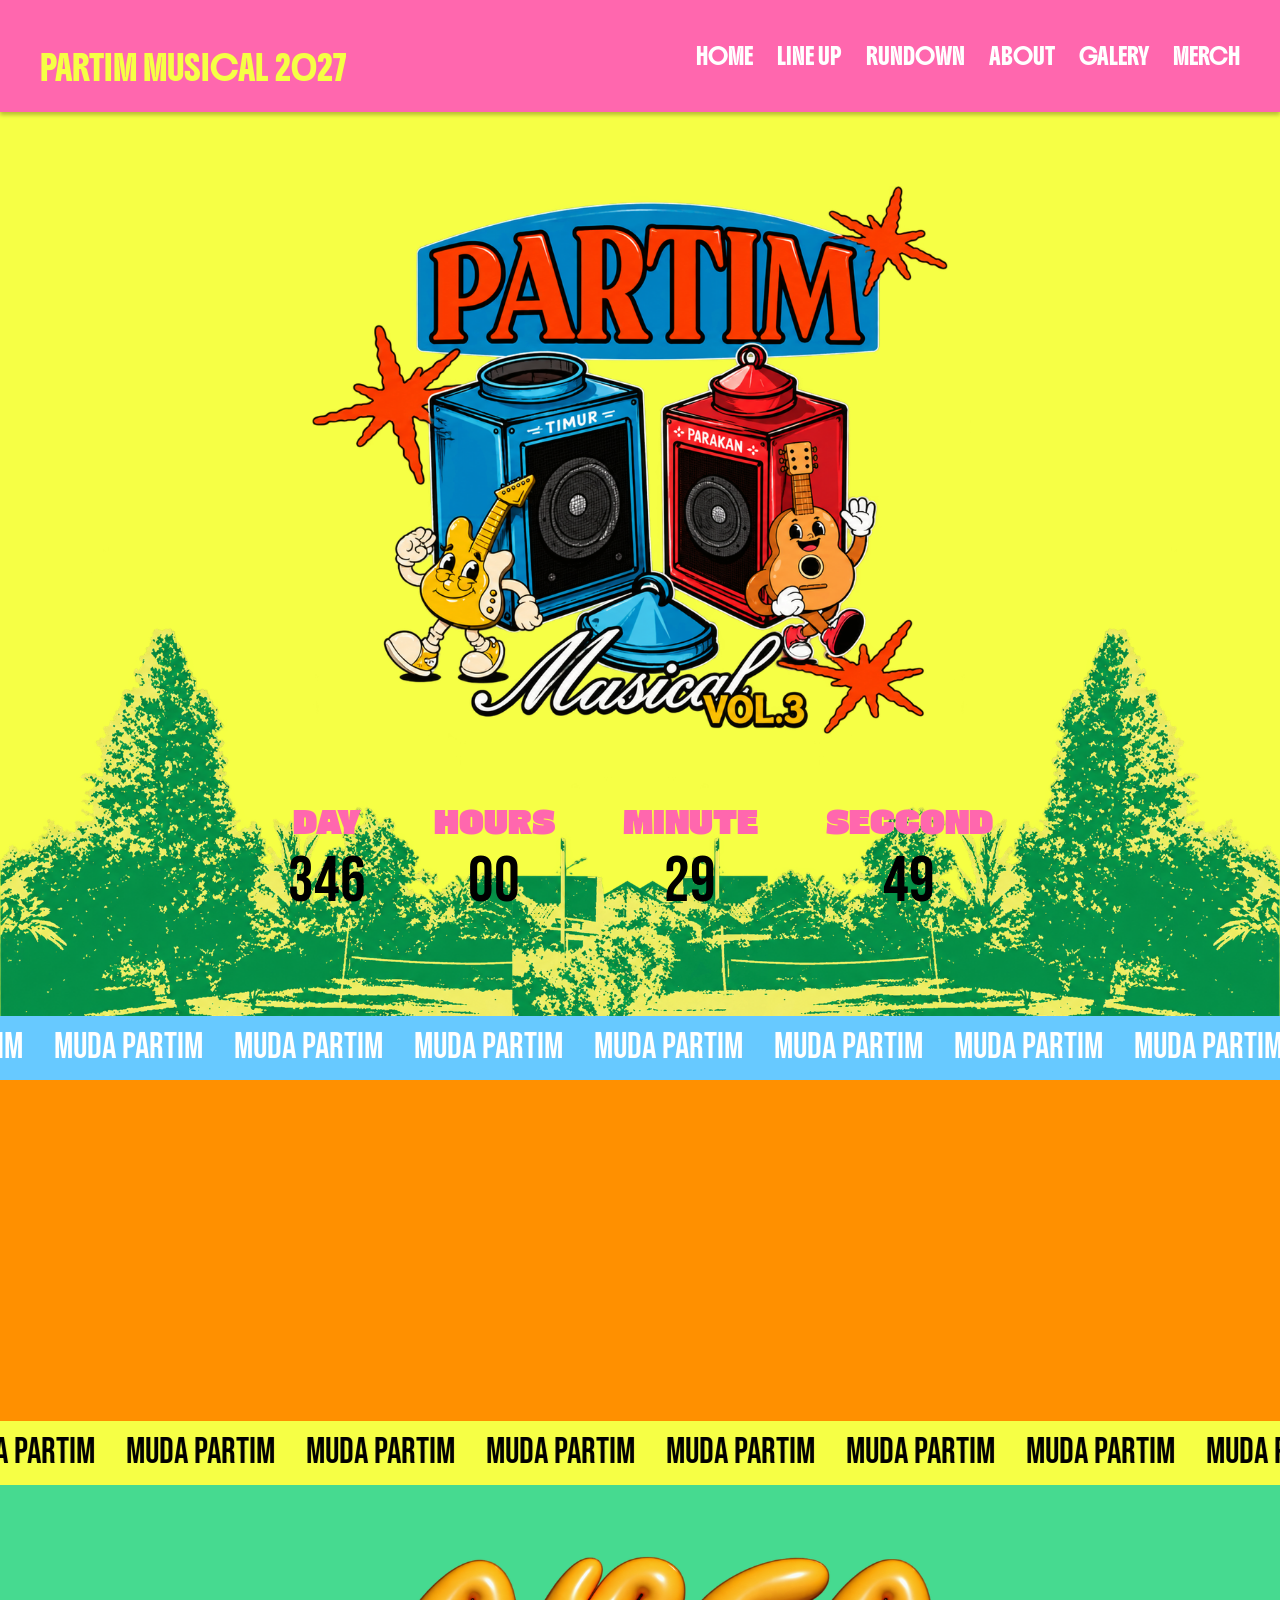
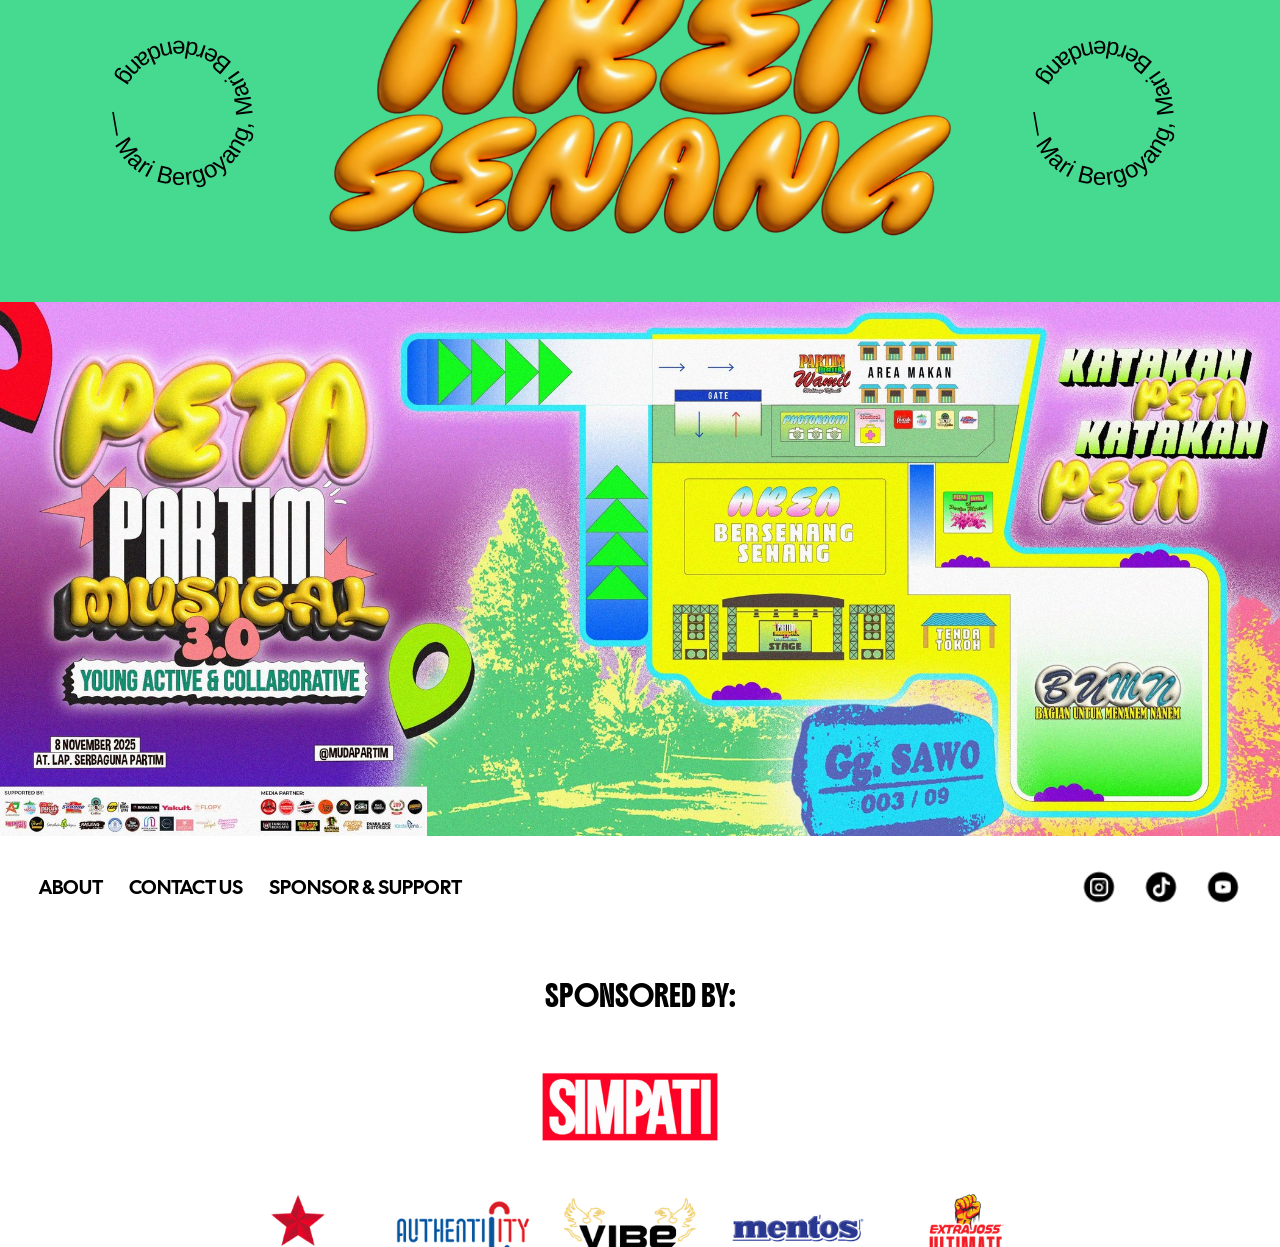
<file: index.html>
<!DOCTYPE html>
<html lang="id">
<head>
  <meta charset="UTF-8">
  <meta name="viewport" content="width=device-width, initial-scale=1">
  <meta http-equiv="refresh" content="0; url=Adi-Home/index.html">
  <title>PARTIM MUSICAL</title>
</head>
<body>
  <p>Mengalihkan ke <a href="Adi-Home/index.html">halaman utama</a>...</p>
</body>
</html>
</file>
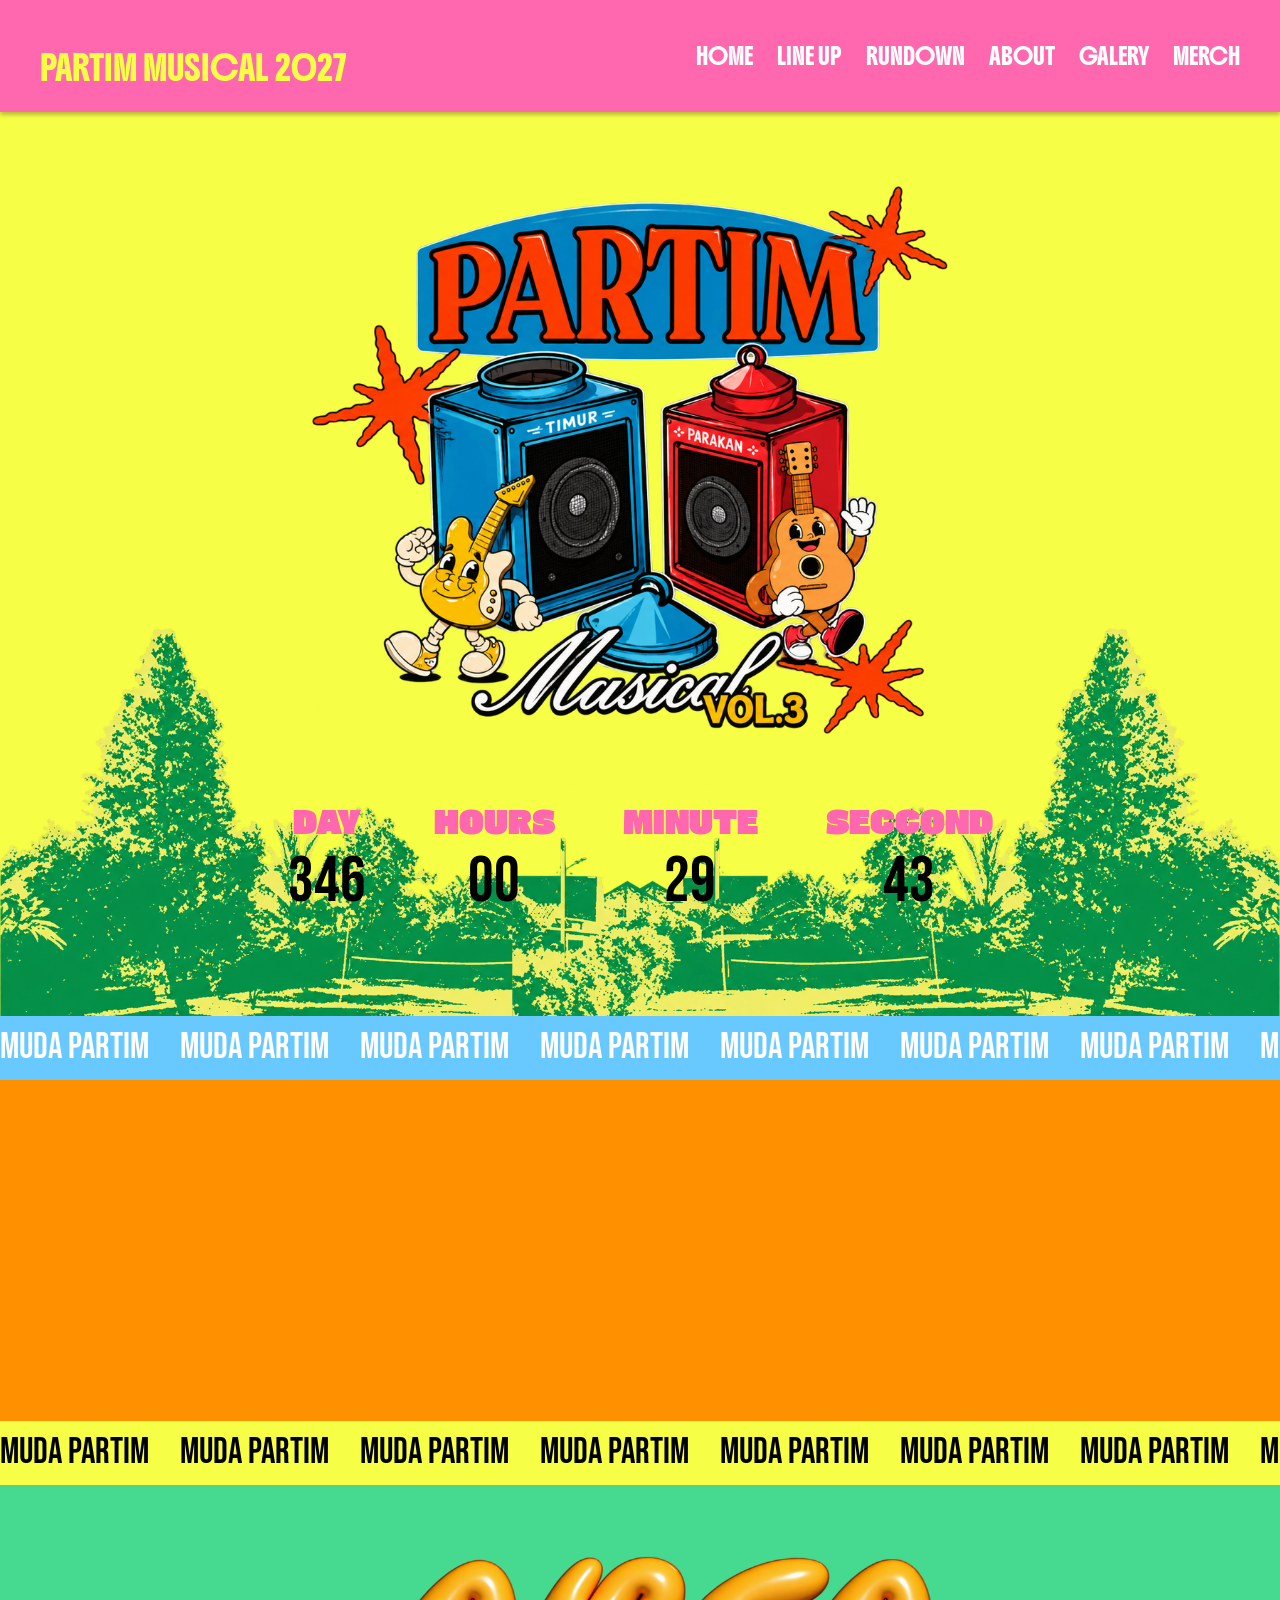
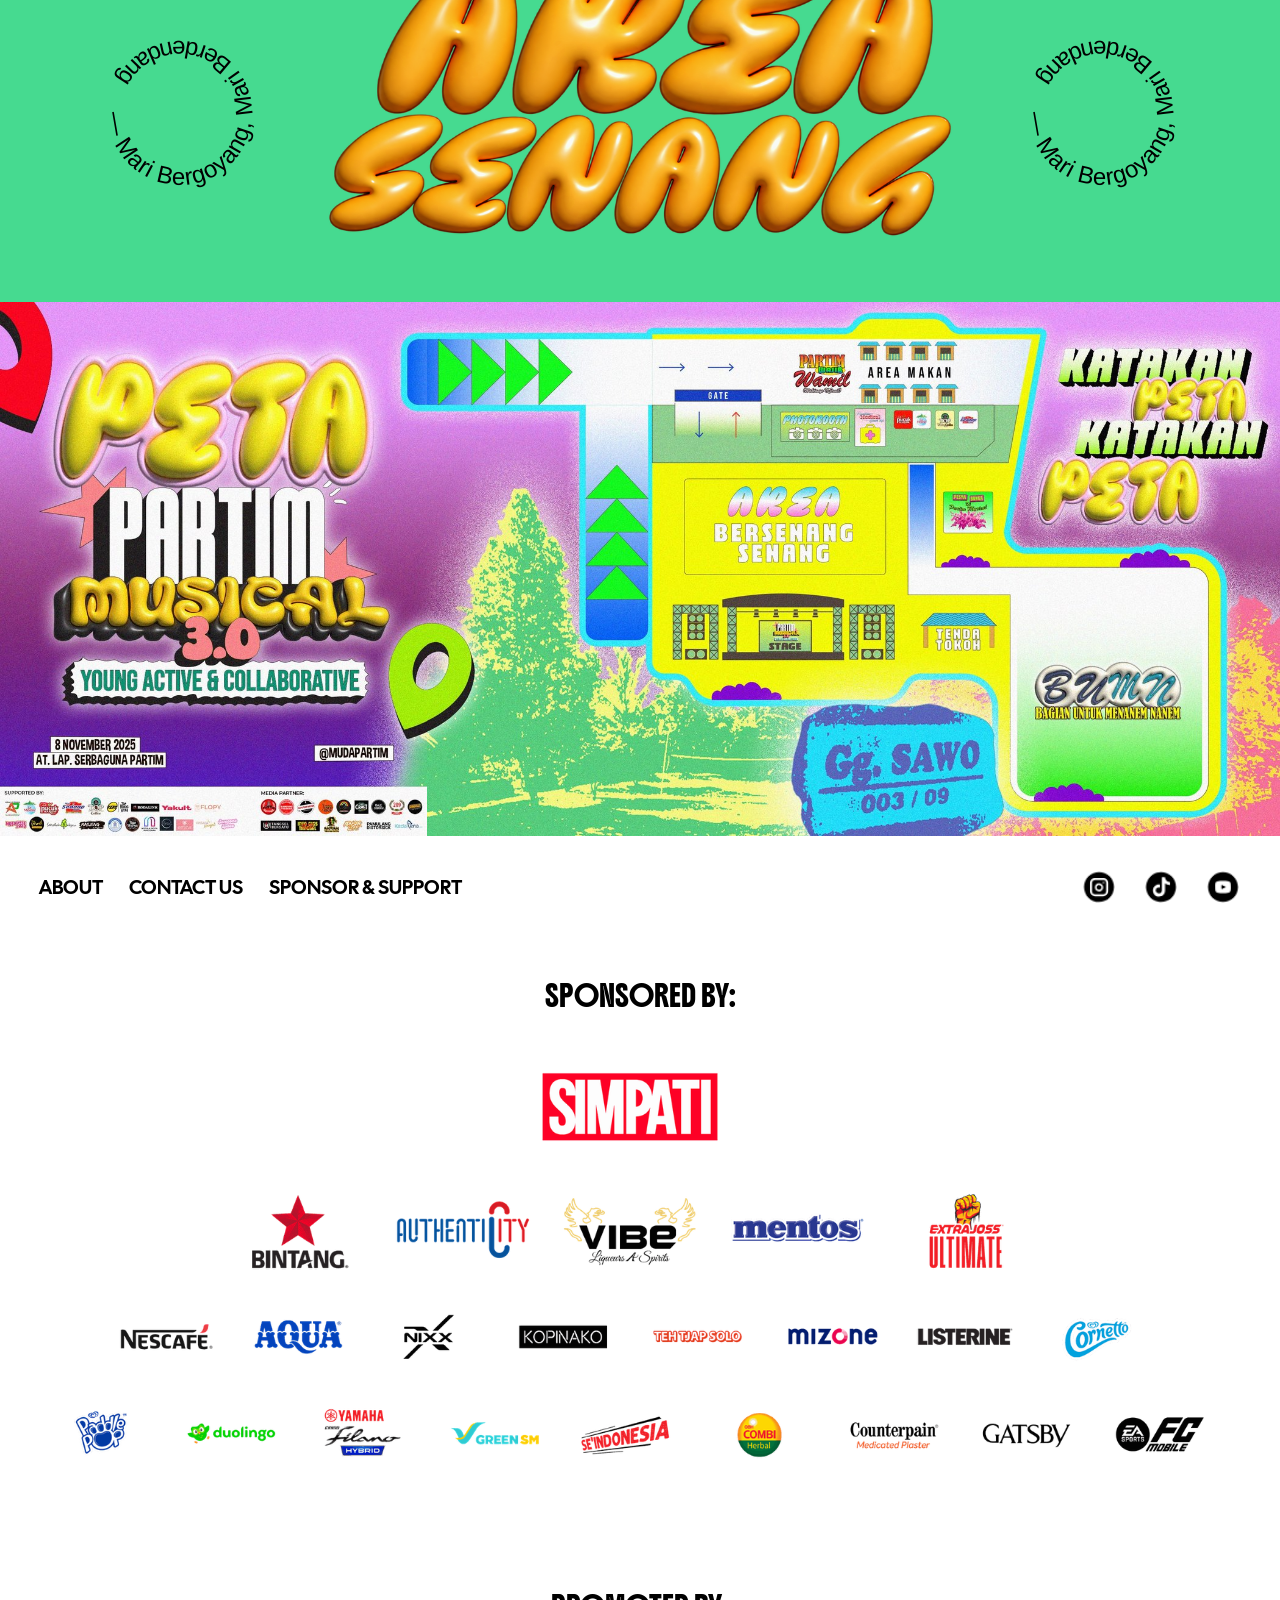
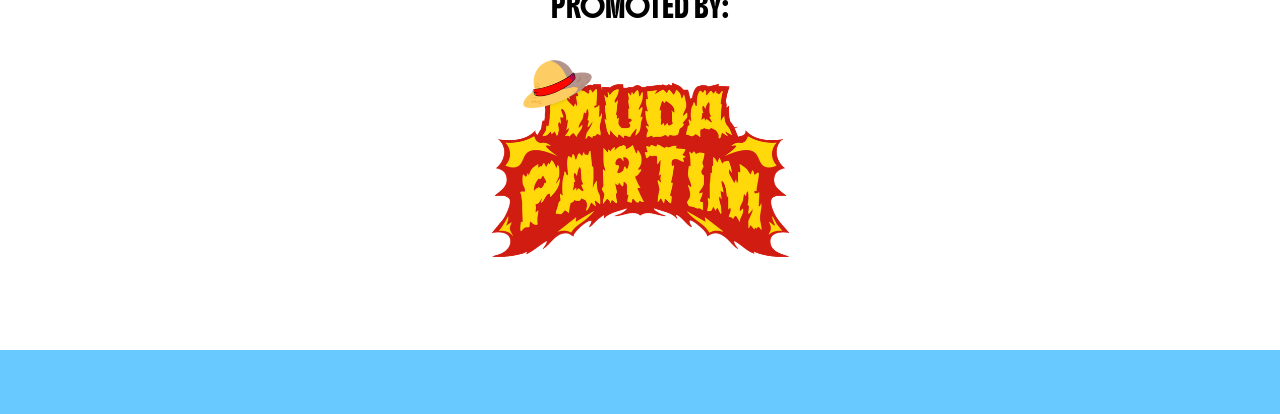
<file: Adi-Home/index.html>
<!DOCTYPE html>
<!-- PENANGGUNG JAWAB HALAMAN: Adi | Halaman: Home | Folder: Adi-Home/ -->
<html lang="id">
<head>
  <meta charset="utf-8">
  <meta name="viewport" content="width=device-width, initial-scale=1">
  <meta name="theme-color" content="#ff67ae">
  <title>PARTIM MUSICAL — Home</title>
  <link rel="preconnect" href="https://fonts.googleapis.com">
  <link rel="preconnect" href="https://fonts.gstatic.com" crossorigin>
  <link href="https://fonts.googleapis.com/css2?family=Bebas+Neue&family=Boldonse&family=Cal+Sans&family=Gasoek+One&display=swap" rel="stylesheet">
  <link rel="stylesheet" href="../style.css">
</head>

<!-- Warna latar halaman: ubah kode warna di bawah (contoh #f6ff45 = kuning) -->
<body style="background:#f6ff45">

<!-- ================= HEADER & MENU =================
     Nama acara / logo: ubah teks "PARTIM MUSICAL 2028" di bawah.
     Menu sama di semua halaman. Kalau menambah menu baru, ubah di semua file.
-->
<header class="hdr">
  <div class="hdr-in">
    <a class="brand" href="../Adi-Home/index.html"><small></small><b>PARTIM MUSICAL 2027</b></a>
    <button class="burger" aria-label="Menu" aria-expanded="false"><i></i><i></i><i></i></button>
    <nav class="nav">
      <a href="../Adi-Home/index.html" aria-current="page">HOME</a>
      <a href="../Parly-LineUp/index.html">LINE UP</a>
      <a href="../Rapli-Rundown/index.html">RUNDOWN</a>
      <a href="../Rizkiy-About/index.html">ABOUT</a>
      <a href="../Adimulyono-Galery/index.html">GALERY</a>
      <a href="../Alinda-Merch/index.html">MERCH</a>
    </nav>
  </div>
</header>

<main>

  <!-- ================= HERO: POSTER + HITUNG MUNDUR ================= -->
  <section class="hero">
    <!-- hiasan kiri & kanan (gambar yang sama, kanan otomatis dibalik) -->
    <img class="tr l" src="../img/302d6a5c.png" alt="">
    <img class="tr r" src="../img/302d6a5c.png" alt="">

    <!-- POSTER UTAMA -->
    <img class="poster" src="../img/749b3f6e.png" alt="Partim Musical Vol.3">

    <!-- HITUNG MUNDUR: ubah tanggal di data-target (lihat panduan di atas) -->
    <div class="cd" data-target="2027-11-16T00:00:00+07:00">
      <div><div class="l">DAY</div><div class="n" id="cd-d">00</div></div>
      <div><div class="l">HOURS</div><div class="n" id="cd-h">00</div></div>
      <div><div class="l">MINUTE</div><div class="n" id="cd-m">00</div></div>
      <div><div class="l">SECCOND</div><div class="n" id="cd-s">00</div></div>
    </div>
  </section>

  <!-- ================= PITA 1 (biru, berjalan ke kanan) =================
       Warna: background = latar, color = huruf. Teks diulang 34x agar tidak putus. -->
  <div class="mq r" style="background:#67c9ff;color:#fff" aria-hidden="true"><div class="t">
    <span>muda partim</span><span>muda partim</span><span>muda partim</span><span>muda partim</span><span>muda partim</span><span>muda partim</span><span>muda partim</span>
    <span>muda partim</span><span>muda partim</span><span>muda partim</span><span>muda partim</span><span>muda partim</span><span>muda partim</span><span>muda partim</span>
    <span>muda partim</span><span>muda partim</span><span>muda partim</span><span>muda partim</span><span>muda partim</span><span>muda partim</span><span>muda partim</span>
    <span>muda partim</span><span>muda partim</span><span>muda partim</span><span>muda partim</span><span>muda partim</span><span>muda partim</span><span>muda partim</span>
    <span>muda partim</span><span>muda partim</span><span>muda partim</span><span>muda partim</span><span>muda partim</span><span>muda partim</span>
  </div></div>

  <!-- BLOK OREN (hiasan, tinggi diatur di style.css pada .or) -->
  <section class="or"></section>

  <!-- ================= PITA 2 (kuning, berjalan ke kiri) ================= -->
  <div class="mq l" style="background:#f6ff45;color:#000" aria-hidden="true"><div class="t">
    <span>muda partim</span><span>muda partim</span><span>muda partim</span><span>muda partim</span><span>muda partim</span><span>muda partim</span><span>muda partim</span>
    <span>muda partim</span><span>muda partim</span><span>muda partim</span><span>muda partim</span><span>muda partim</span><span>muda partim</span><span>muda partim</span>
    <span>muda partim</span><span>muda partim</span><span>muda partim</span><span>muda partim</span><span>muda partim</span><span>muda partim</span><span>muda partim</span>
    <span>muda partim</span><span>muda partim</span><span>muda partim</span><span>muda partim</span><span>muda partim</span><span>muda partim</span><span>muda partim</span>
    <span>muda partim</span><span>muda partim</span><span>muda partim</span><span>muda partim</span><span>muda partim</span><span>muda partim</span>
  </div></div>

  <!-- ================= AREA SENANG (hijau) ================= -->
  <section class="gr">

    <div class="gr-row">
      <!-- teks melingkar KIRI: ubah data-text -->
      <div class="cir "><div class="atext" data-text="— Mari Bergoyang, Mari Berdendang" data-size="120"></div></div>

      <!-- GAMBAR BALON -->
      <img class="balloon" src="../img/19c393e1.png" alt="Area Senang">

      <!-- teks melingkar KANAN: ubah data-text -->
      <div class="cir "><div class="atext" data-text="— Mari Bergoyang, Mari Berdendang" data-size="120"></div></div>
    </div>

    <!-- 3 GAMBAR DI BAWAH (peta & foto), tampil berjajar -->
    <div class="map">
      <img src="../img/4ae652be.jpg" alt="Peta">
      <img src="../img/9fb3ba31.jpg" alt="">
      <img src="../img/527a9654.jpg" alt="">
    </div>

  </section>
</main>

<!-- ================= FOOTER =================
     Link footer & media sosial: ganti tanda  #  dengan alamat tujuan,
     contoh  href="https://instagram.com/akun_anda"
     Logo sponsor & promotor: timpa file di folder img/ (nama file sama).
-->
<footer class="ft">
  <div class="ft-top">
    <div class="ft-l">
      <a href="../Rizkiy-About/index.html">ABOUT</a>
      <a href="#">CONTACT US</a><!-- ganti # dengan link kontak, misal https://wa.me/62xxxxxxxxxx -->
      <a href="#">SPONSOR &amp; SUPPORT</a><!-- ganti # dengan link sponsor -->
    </div>
    <div class="ft-s">
      <a href="#"><img src="../img/a98fd233.png" alt="Instagram"></a><!-- ganti # dengan link Instagram -->
      <a href="#"><img src="../img/fbf74afa.png" alt="TikTok"></a><!-- ganti # dengan link TikTok -->
      <a href="#"><img src="../img/1cc841e3.png" alt="YouTube"></a><!-- ganti # dengan link YouTube -->
    </div>
  </div>

  <p class="lb">SPONSORED BY:</p>
  <img class="sp" src="../img/c2518e36.png" alt="Sponsor" loading="lazy"><!-- gambar logo sponsor -->

  <p class="lb lb2">PROMOTED BY:</p>
  <img class="mu" src="../img/17ef7364.png" alt="Muda Partim" loading="lazy"><!-- gambar logo promotor -->

  <div class="bar"></div>
</footer>

<script src="../main.js"></script>
</body>
</html>
</file>
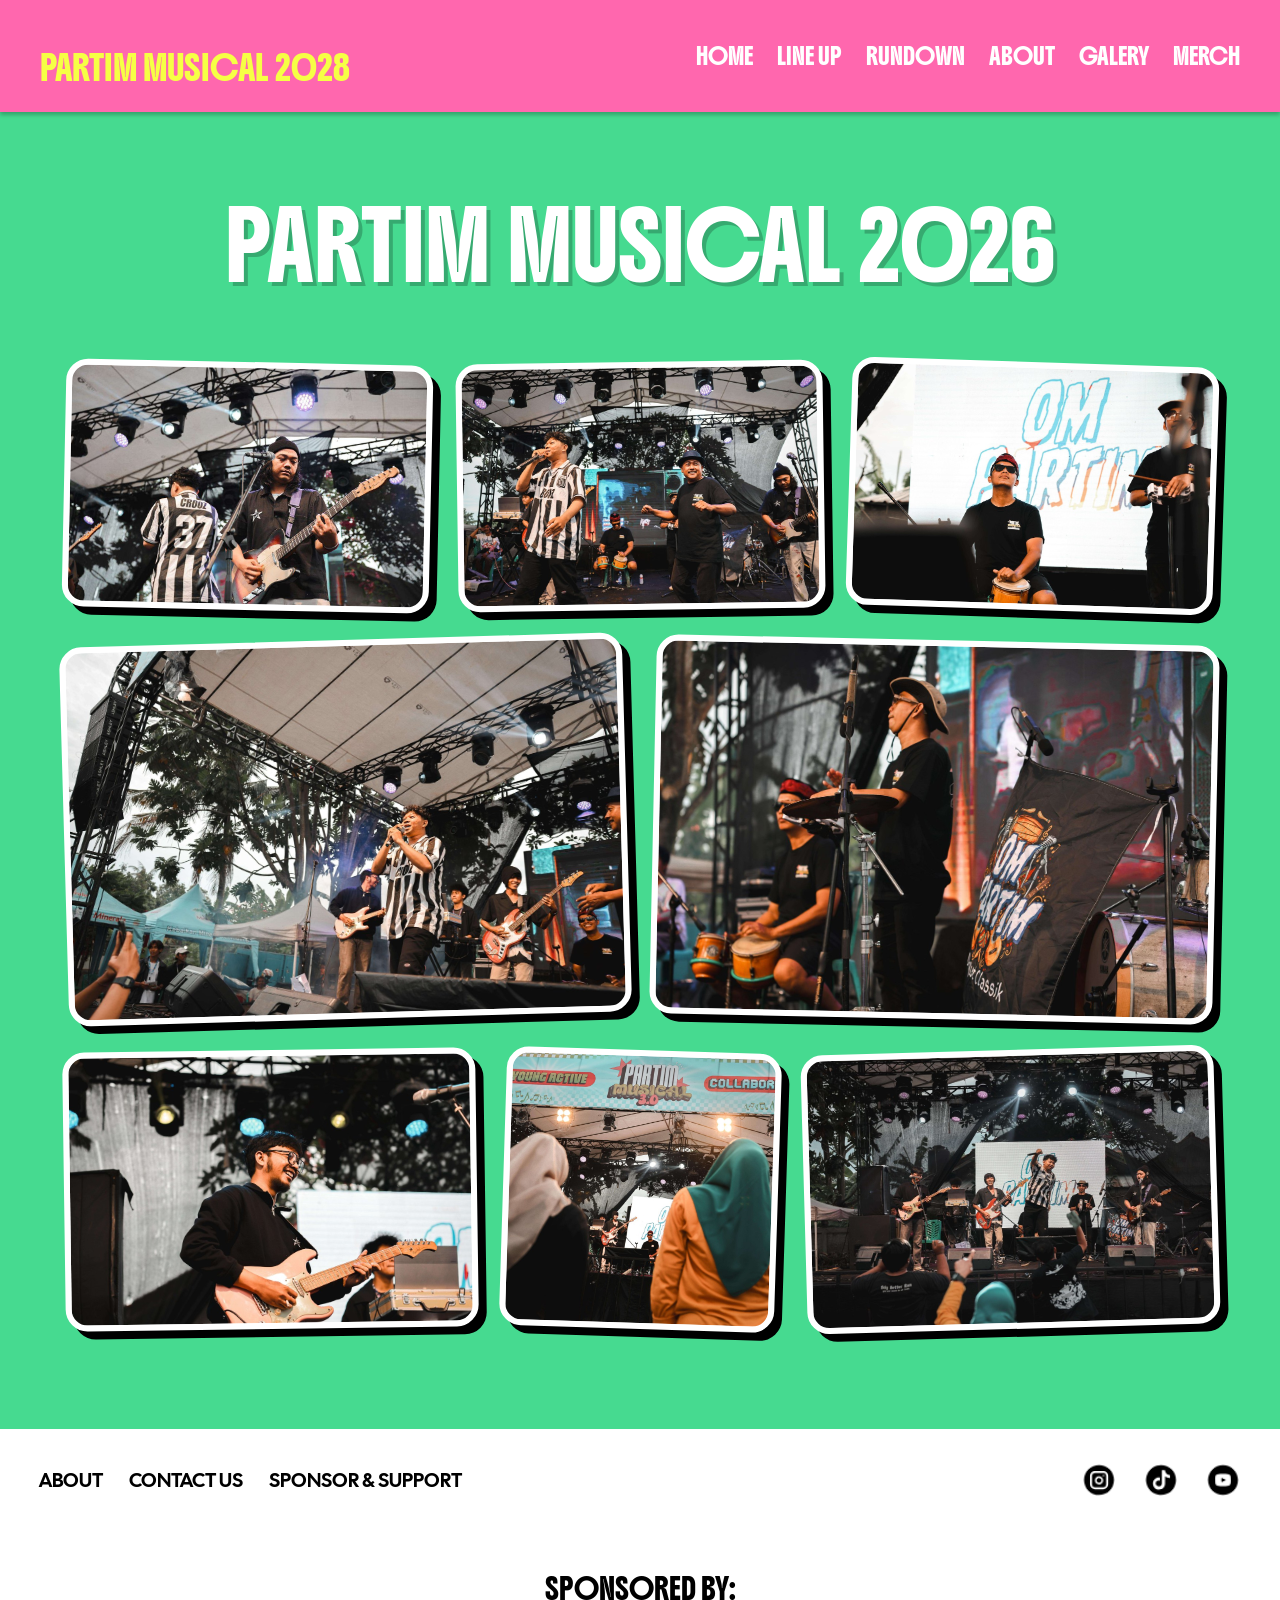
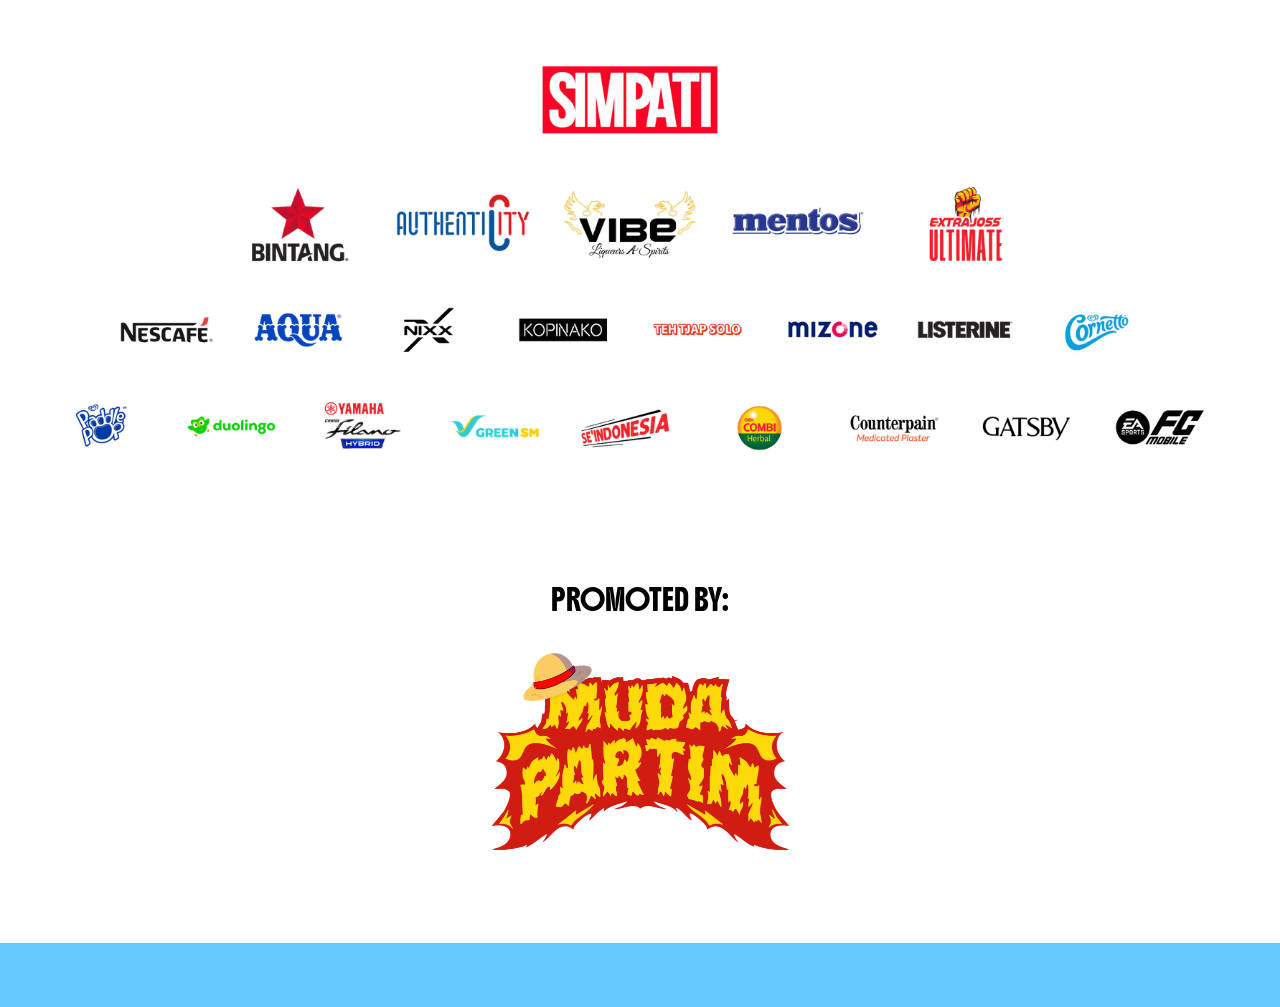
<file: Adimulyono-Galery/index.html>
<!DOCTYPE html>
<!-- PENANGGUNG JAWAB HALAMAN: Adimulyono | Halaman: Galery | Folder: Adimulyono-Galery/ -->
<html lang="id">
<head>
  <meta charset="utf-8">
  <meta name="viewport" content="width=device-width, initial-scale=1">
  <meta name="theme-color" content="#ff67ae">
  <title>PARTIM MUSICAL — Galery</title>
  <link rel="preconnect" href="https://fonts.googleapis.com">
  <link rel="preconnect" href="https://fonts.gstatic.com" crossorigin>
  <link href="https://fonts.googleapis.com/css2?family=Bebas+Neue&family=Boldonse&family=Cal+Sans&family=Gasoek+One&display=swap" rel="stylesheet">
  <link rel="stylesheet" href="../style.css">
</head>

<!-- Warna latar halaman: ubah kode warna di bawah (contoh #46da90 = hijau) -->
<body class="galp" style="background:#46da90">

<!-- ================= HEADER & MENU =================
     Nama acara / logo: ubah teks "PARTIM MUSICAL 2028" di bawah.
     Menu sama di semua halaman. Kalau menambah menu baru, ubah di semua file.
-->
<header class="hdr">
  <div class="hdr-in">
    <a class="brand" href="../Adi-Home/index.html"><small></small><b>PARTIM MUSICAL 2028</b></a>
    <button class="burger" aria-label="Menu" aria-expanded="false"><i></i><i></i><i></i></button>
    <nav class="nav">
      <a href="../Adi-Home/index.html">HOME</a>
      <a href="../Parly-LineUp/index.html">LINE UP</a>
      <a href="../Rapli-Rundown/index.html">RUNDOWN</a>
      <a href="../Rizkiy-About/index.html">ABOUT</a>
      <a href="../Adimulyono-Galery/index.html" aria-current="page">GALERY</a>
      <a href="../Alinda-Merch/index.html">MERCH</a>
    </nav>
  </div>
</header>

<!-- ================= ISI HALAMAN: GALERI FOTO ================= -->
<main>
  <section class="ga">

    <!-- JUDUL GALERI -->
    <h1>PARTIM MUSICAL 2026</h1>

    <div class="gal">

      <!-- ===== BARIS 1: 3 foto sejajar ===== -->
      <div class="row3">

        <!-- FOTO 1 -->
        <a class="ph a r1" href="../img/1d0ec12f.jpg" data-lb>
          <img src="../img/1d0ec12f.jpg" alt="Foto Partim Musical 2" loading="lazy">
        </a>

        <!-- FOTO 2 -->
        <a class="ph b r2" href="../img/deb06bd2.jpg" data-lb>
          <img src="../img/deb06bd2.jpg" alt="Foto Partim Musical 3" loading="lazy">
        </a>

        <!-- FOTO 3 -->
        <a class="ph a r3" href="../img/c6e78a60.jpg" data-lb>
          <img src="../img/c6e78a60.jpg" alt="Foto Partim Musical 4" loading="lazy">
        </a>

      </div>

      <!-- ===== BARIS 2: 2 foto lebar ===== -->
      <div class="row2">

        <!-- FOTO 4 -->
        <a class="ph w r0" href="../img/6ad7db44.jpg" data-lb>
          <img src="../img/6ad7db44.jpg" alt="Foto Partim Musical 5" loading="lazy">
        </a>

        <!-- FOTO 5 -->
        <a class="ph w r1" href="../img/e5063374.jpg" data-lb>
          <img src="../img/e5063374.jpg" alt="Foto Partim Musical 6" loading="lazy">
        </a>

      </div>

      <!-- ===== BARIS 3: 3 foto (tengah berbentuk persegi) ===== -->
      <div class="row3b">

        <!-- FOTO 6 -->
        <a class="ph a r2" href="../img/0626b14b.jpg" data-lb>
          <img src="../img/0626b14b.jpg" alt="Foto Partim Musical 7" loading="lazy">
        </a>

        <!-- FOTO 7 (persegi) -->
        <a class="ph s r3" href="../img/b626e67c.jpg" data-lb>
          <img src="../img/b626e67c.jpg" alt="Foto Partim Musical 8" loading="lazy">
        </a>

        <!-- FOTO 8 -->
        <a class="ph a r0" href="../img/90385a2a.jpg" data-lb>
          <img src="../img/90385a2a.jpg" alt="Foto Partim Musical 9" loading="lazy">
        </a>

      </div>

    </div>
  </section>
</main>

<!-- ================= FOOTER =================
     Link footer & media sosial: ganti tanda  #  dengan alamat tujuan,
     contoh  href="https://instagram.com/akun_anda"
     Logo sponsor & promotor: timpa file di folder img/ (nama file sama).
-->
<footer class="ft">
  <div class="ft-top">
    <div class="ft-l">
      <a href="../Rizkiy-About/index.html">ABOUT</a>
      <a href="#">CONTACT US</a><!-- ganti # dengan link kontak, misal https://wa.me/62xxxxxxxxxx -->
      <a href="#">SPONSOR &amp; SUPPORT</a><!-- ganti # dengan link sponsor -->
    </div>
    <div class="ft-s">
      <a href="#"><img src="../img/a98fd233.png" alt="Instagram"></a><!-- ganti # dengan link Instagram -->
      <a href="#"><img src="../img/fbf74afa.png" alt="TikTok"></a><!-- ganti # dengan link TikTok -->
      <a href="#"><img src="../img/1cc841e3.png" alt="YouTube"></a><!-- ganti # dengan link YouTube -->
    </div>
  </div>

  <p class="lb">SPONSORED BY:</p>
  <img class="sp" src="../img/c2518e36.png" alt="Sponsor" loading="lazy"><!-- gambar logo sponsor -->

  <p class="lb lb2">PROMOTED BY:</p>
  <img class="mu" src="../img/17ef7364.png" alt="Muda Partim" loading="lazy"><!-- gambar logo promotor -->

  <div class="bar"></div>
</footer>

<script src="../main.js"></script>
</body>
</html>
</file>
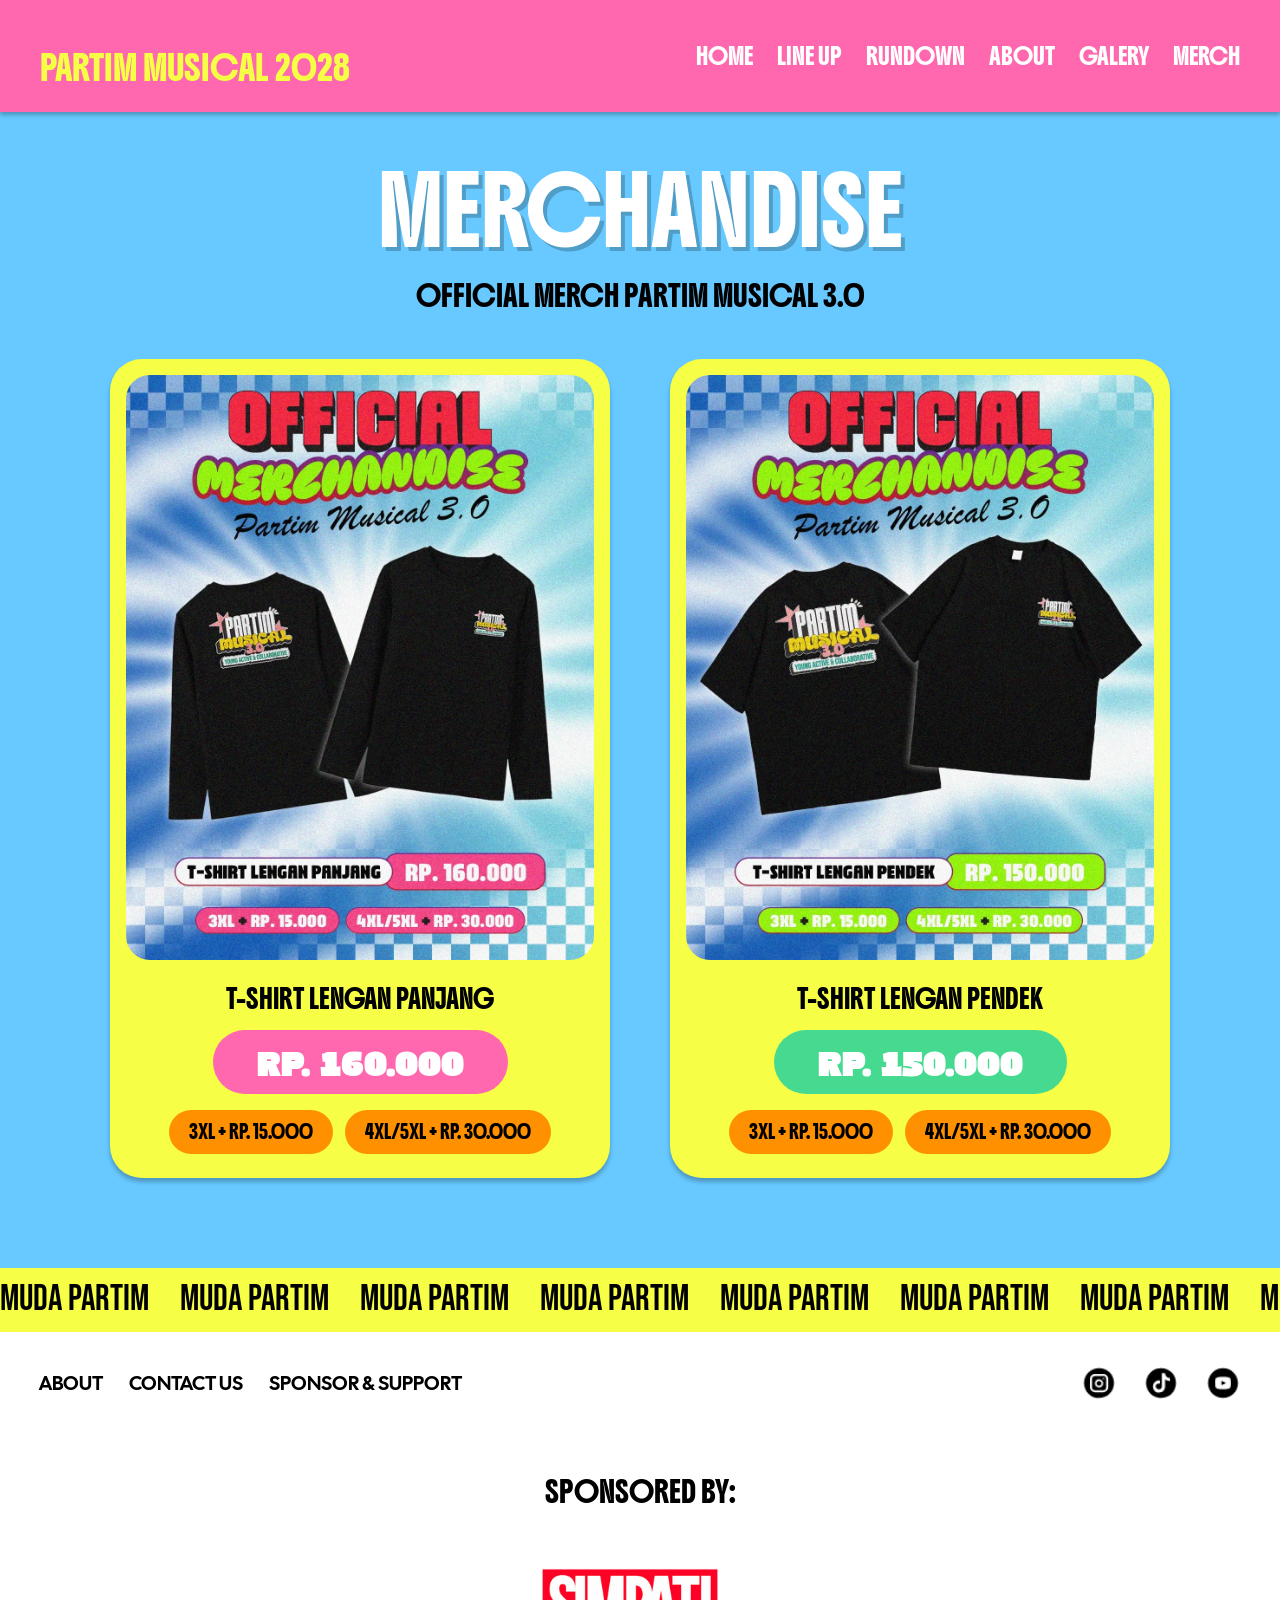
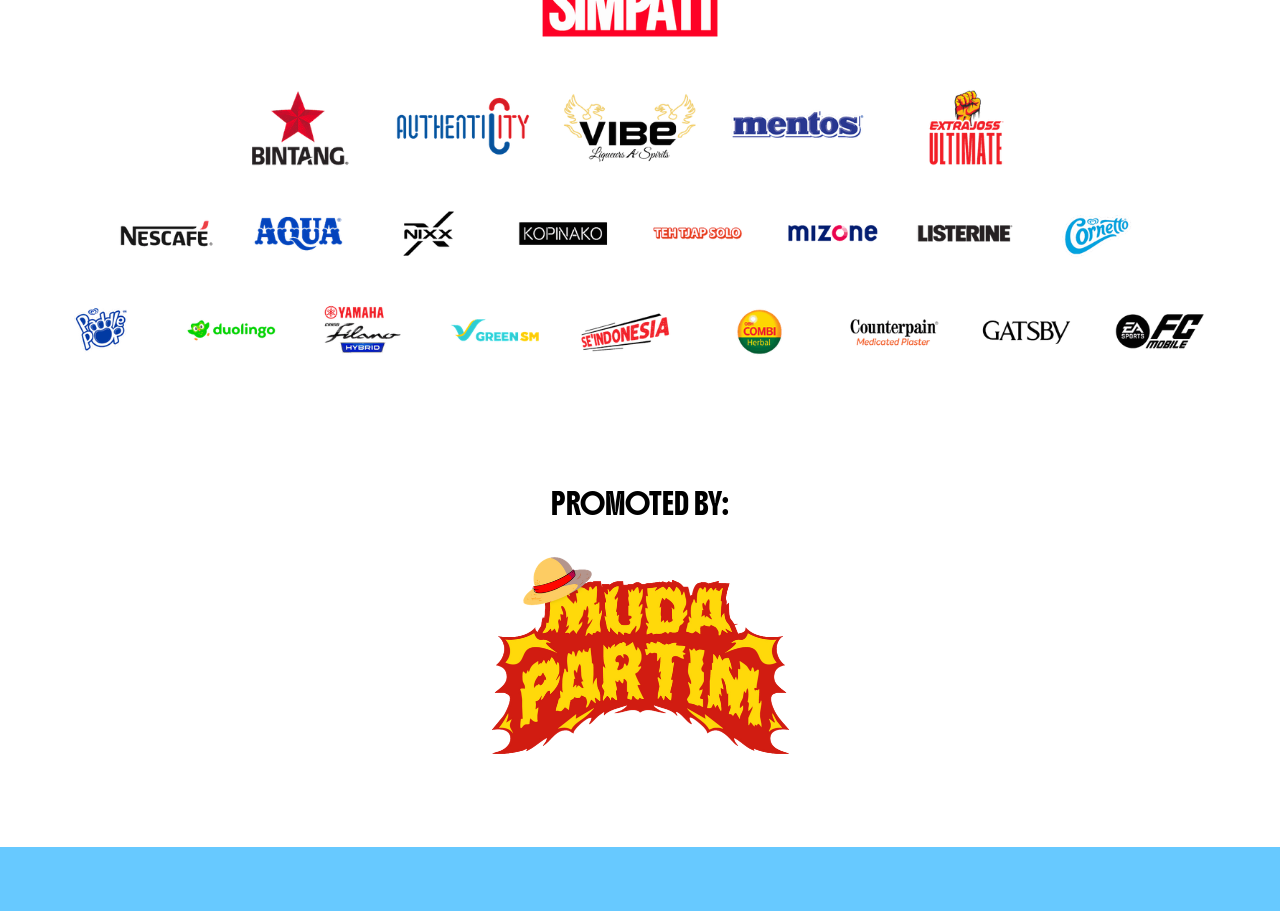
<file: Alinda-Merch/index.html>
<!DOCTYPE html>
<!-- PENANGGUNG JAWAB HALAMAN: Alinda | Halaman: Merch | Folder: Alinda-Merch/ -->
<html lang="id">
<head>
  <meta charset="utf-8">
  <meta name="viewport" content="width=device-width, initial-scale=1">
  <meta name="theme-color" content="#ff67ae">
  <title>PARTIM MUSICAL — Merch</title>
  <link rel="preconnect" href="https://fonts.googleapis.com">
  <link rel="preconnect" href="https://fonts.gstatic.com" crossorigin>
  <link href="https://fonts.googleapis.com/css2?family=Bebas+Neue&family=Boldonse&family=Cal+Sans&family=Gasoek+One&display=swap" rel="stylesheet">
  <link rel="stylesheet" href="../style.css">
</head>

<!-- Warna latar halaman: ubah kode warna di bawah (contoh #67c9ff = biru muda) -->
<body style="background:#67c9ff">

<!-- ================= HEADER & MENU =================
     Nama acara / logo: ubah teks "PARTIM MUSICAL 2028" di bawah.
     Menu sama di semua halaman. Kalau menambah menu baru, ubah di semua file.
-->
<header class="hdr">
  <div class="hdr-in">
    <a class="brand" href="../Adi-Home/index.html"><small></small><b>PARTIM MUSICAL 2028</b></a>
    <button class="burger" aria-label="Menu" aria-expanded="false"><i></i><i></i><i></i></button>
    <nav class="nav">
      <a href="../Adi-Home/index.html">HOME</a>
      <a href="../Parly-LineUp/index.html">LINE UP</a>
      <a href="../Rapli-Rundown/index.html">RUNDOWN</a>
      <a href="../Rizkiy-About/index.html">ABOUT</a>
      <a href="../Adimulyono-Galery/index.html">GALERY</a>
      <a href="../Alinda-Merch/index.html" aria-current="page">MERCH</a>
    </nav>
  </div>
</header>

<main>

  <!-- ================= DAFTAR PRODUK ================= -->
  <section class="mc">

    <!-- JUDUL & SUBJUDUL -->
    <h1>MERCHANDISE</h1>
    <p class="sub">OFFICIAL MERCH PARTIM MUSICAL 3.0</p>

    <div class="mc-g">

      <!-- ===== PRODUK 1: T-SHIRT LENGAN PANJANG (harga pink) ===== -->
      <article class="mi ">
        <div class="pic"><img src="../img/merch-lengan-panjang.webp" alt="Merch Partim Musical 3.0: T-shirt lengan panjang hitam" loading="lazy"></div>
        <h2>T-SHIRT LENGAN PANJANG</h2>
        <div class="pr">RP. 160.000</div>
        <div class="sz">
          <span>3XL + RP. 15.000</span>
          <span>4XL/5XL + RP. 30.000</span>
        </div>
      </article>

      <!-- ===== PRODUK 2: T-SHIRT LENGAN PENDEK (harga hijau) ===== -->
      <article class="mi g">
        <div class="pic"><img src="../img/merch-lengan-pendek.webp" alt="Merch Partim Musical 3.0: T-shirt lengan pendek hitam" loading="lazy"></div>
        <h2>T-SHIRT LENGAN PENDEK</h2>
        <div class="pr">RP. 150.000</div>
        <div class="sz">
          <span>3XL + RP. 15.000</span>
          <span>4XL/5XL + RP. 30.000</span>
        </div>
      </article>

    </div>
  </section>

  <!-- ================= PITA TEKS BERJALAN =================
       Ganti teks "muda partim" di semua <span> (Cari & Ganti / Ctrl+H).
       Warna: background = latar, color = huruf. Teks diulang 34x agar tidak putus. -->
  <div class="mq l" style="background:#f6ff45;color:#000" aria-hidden="true"><div class="t">
    <span>muda partim</span><span>muda partim</span><span>muda partim</span><span>muda partim</span><span>muda partim</span><span>muda partim</span><span>muda partim</span>
    <span>muda partim</span><span>muda partim</span><span>muda partim</span><span>muda partim</span><span>muda partim</span><span>muda partim</span><span>muda partim</span>
    <span>muda partim</span><span>muda partim</span><span>muda partim</span><span>muda partim</span><span>muda partim</span><span>muda partim</span><span>muda partim</span>
    <span>muda partim</span><span>muda partim</span><span>muda partim</span><span>muda partim</span><span>muda partim</span><span>muda partim</span><span>muda partim</span>
    <span>muda partim</span><span>muda partim</span><span>muda partim</span><span>muda partim</span><span>muda partim</span><span>muda partim</span>
  </div></div>

</main>

<!-- ================= FOOTER =================
     Link footer & media sosial: ganti tanda  #  dengan alamat tujuan,
     contoh  href="https://instagram.com/akun_anda"
     Logo sponsor & promotor: timpa file di folder img/ (nama file sama).
-->
<footer class="ft">
  <div class="ft-top">
    <div class="ft-l">
      <a href="../Rizkiy-About/index.html">ABOUT</a>
      <a href="#">CONTACT US</a><!-- ganti # dengan link kontak, misal https://wa.me/62xxxxxxxxxx -->
      <a href="#">SPONSOR &amp; SUPPORT</a><!-- ganti # dengan link sponsor -->
    </div>
    <div class="ft-s">
      <a href="#"><img src="../img/a98fd233.png" alt="Instagram"></a><!-- ganti # dengan link Instagram -->
      <a href="#"><img src="../img/fbf74afa.png" alt="TikTok"></a><!-- ganti # dengan link TikTok -->
      <a href="#"><img src="../img/1cc841e3.png" alt="YouTube"></a><!-- ganti # dengan link YouTube -->
    </div>
  </div>

  <p class="lb">SPONSORED BY:</p>
  <img class="sp" src="../img/c2518e36.png" alt="Sponsor" loading="lazy"><!-- gambar logo sponsor -->

  <p class="lb lb2">PROMOTED BY:</p>
  <img class="mu" src="../img/17ef7364.png" alt="Muda Partim" loading="lazy"><!-- gambar logo promotor -->

  <div class="bar"></div>
</footer>

<script src="../main.js"></script>
</body>
</html>
</file>
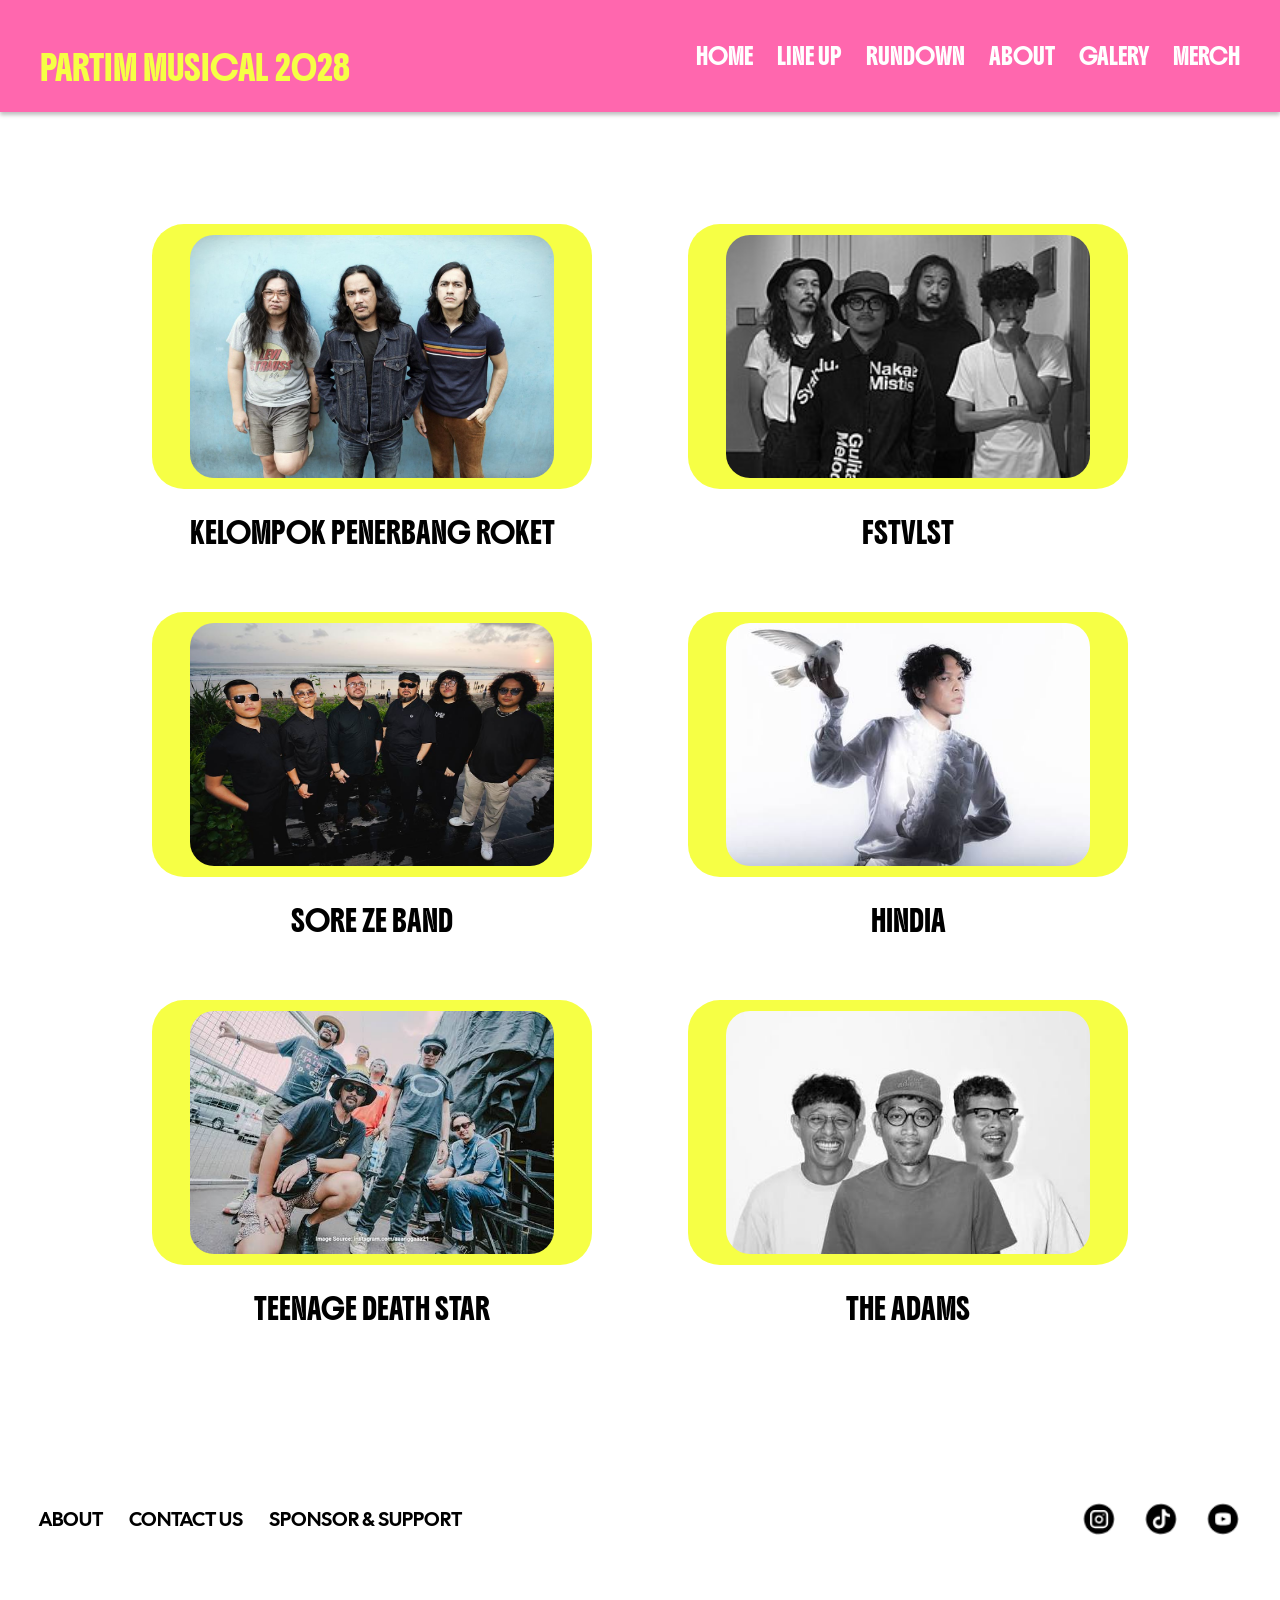
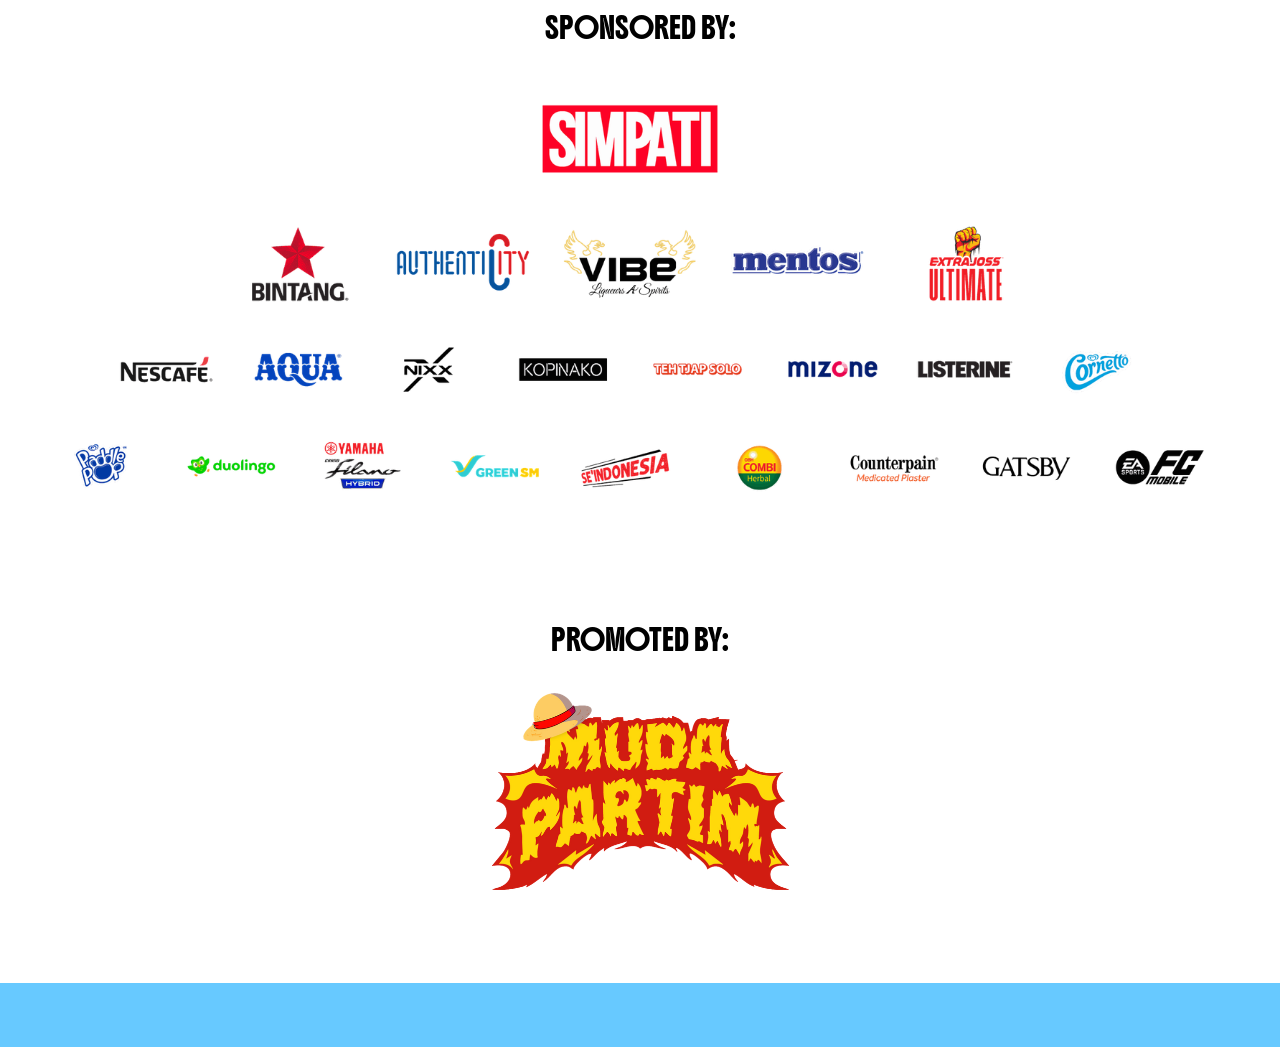
<file: Parly-LineUp/index.html>
<!DOCTYPE html>
<!-- PENANGGUNG JAWAB HALAMAN: Parly | Halaman: Line Up | Folder: Parly-LineUp/ -->
<html lang="id">
<head>
  <meta charset="utf-8">
  <meta name="viewport" content="width=device-width, initial-scale=1">
  <meta name="theme-color" content="#ff67ae">
  <title>PARTIM MUSICAL — Line Up</title>
  <link rel="preconnect" href="https://fonts.googleapis.com">
  <link rel="preconnect" href="https://fonts.gstatic.com" crossorigin>
  <link href="https://fonts.googleapis.com/css2?family=Bebas+Neue&family=Boldonse&family=Cal+Sans&family=Gasoek+One&display=swap" rel="stylesheet">
  <link rel="stylesheet" href="../style.css">
</head>

<!-- Warna latar halaman: ubah kode warna di bawah (contoh #ffffff = putih) -->
<body style="background:#ffffff">

<!-- ================= HEADER & MENU =================
     Nama acara / logo: ubah teks "PARTIM MUSICAL 2028" di bawah.
     Menu sama di semua halaman. Kalau menambah menu baru, ubah di semua file.
-->
<header class="hdr">
  <div class="hdr-in">
    <a class="brand" href="../Adi-Home/index.html"><small></small><b>PARTIM MUSICAL 2028</b></a>
    <button class="burger" aria-label="Menu" aria-expanded="false"><i></i><i></i><i></i></button>
    <nav class="nav">
      <a href="../Adi-Home/index.html">HOME</a>
      <a href="../Parly-LineUp/index.html" aria-current="page">LINE UP</a>
      <a href="../Rapli-Rundown/index.html">RUNDOWN</a>
      <a href="../Rizkiy-About/index.html">ABOUT</a>
      <a href="../Adimulyono-Galery/index.html">GALERY</a>
      <a href="../Alinda-Merch/index.html">MERCH</a>
    </nav>
  </div>
</header>

<!-- ================= ISI HALAMAN: DAFTAR BAND ================= -->
<main>
  <section class="lu-g">

    <!-- BAND 1 -->
    <div class="lu">
      <div class="card"><img src="../img/KPR.jpeg" alt="Kelompok Penerbang Roket" loading="lazy"></div>
      <p>KELOMPOK PENERBANG ROKET</p>
    </div>

    <!-- BAND 2 -->
    <div class="lu">
      <div class="card"><img src="../img/Festivalis.jpg" alt="Fstvlst" loading="lazy"></div>
      <p>FSTVLST</p>
    </div>

    <!-- BAND 3 -->
    <div class="lu">
      <div class="card"><img src="../img/SORE.jpg" alt="Sore Ze Band" loading="lazy"></div>
      <p>SORE ZE BAND</p>
    </div>

    <!-- BAND 4 -->
    <div class="lu">
      <div class="card"><img src="../img/Hindia.jpg" alt="Jason Ranti" loading="lazy"></div>
      <p>HINDIA</p>
    </div>

    <!-- BAND 7 -->
    <div class="lu">
      <div class="card"><img src="../img/TEENAGE DEATH STAR.jpg" alt="Teenage Death Star" loading="lazy"></div>
      <p>TEENAGE DEATH STAR</p>
    </div>

    <!-- BAND 8 -->
    <div class="lu">
      <div class="card"><img src="../img/THE ADAMS.jpg" alt="The Adams" loading="lazy"></div>
      <p>THE ADAMS</p>
    </div>

  </section>
</main>

<!-- ================= FOOTER =================
     Link footer & media sosial: ganti tanda  #  dengan alamat tujuan,
     contoh  href="https://instagram.com/akun_anda"
     Logo sponsor & promotor: timpa file di folder img/ (nama file sama).
-->
<footer class="ft">
  <div class="ft-top">
    <div class="ft-l">
      <a href="../Rizkiy-About/index.html">ABOUT</a>
      <a href="#">CONTACT US</a><!-- ganti # dengan link kontak, misal https://wa.me/62xxxxxxxxxx -->
      <a href="#">SPONSOR &amp; SUPPORT</a><!-- ganti # dengan link sponsor -->
    </div>
    <div class="ft-s">
      <a href="#"><img src="../img/a98fd233.png" alt="Instagram"></a><!-- ganti # dengan link Instagram -->
      <a href="#"><img src="../img/fbf74afa.png" alt="TikTok"></a><!-- ganti # dengan link TikTok -->
      <a href="#"><img src="../img/1cc841e3.png" alt="YouTube"></a><!-- ganti # dengan link YouTube -->
    </div>
  </div>

  <p class="lb">SPONSORED BY:</p>
  <img class="sp" src="../img/c2518e36.png" alt="Sponsor" loading="lazy"><!-- gambar logo sponsor -->

  <p class="lb lb2">PROMOTED BY:</p>
  <img class="mu" src="../img/17ef7364.png" alt="Muda Partim" loading="lazy"><!-- gambar logo promotor -->

  <div class="bar"></div>
</footer>

<script src="../main.js"></script>
</body>
</html>
</file>
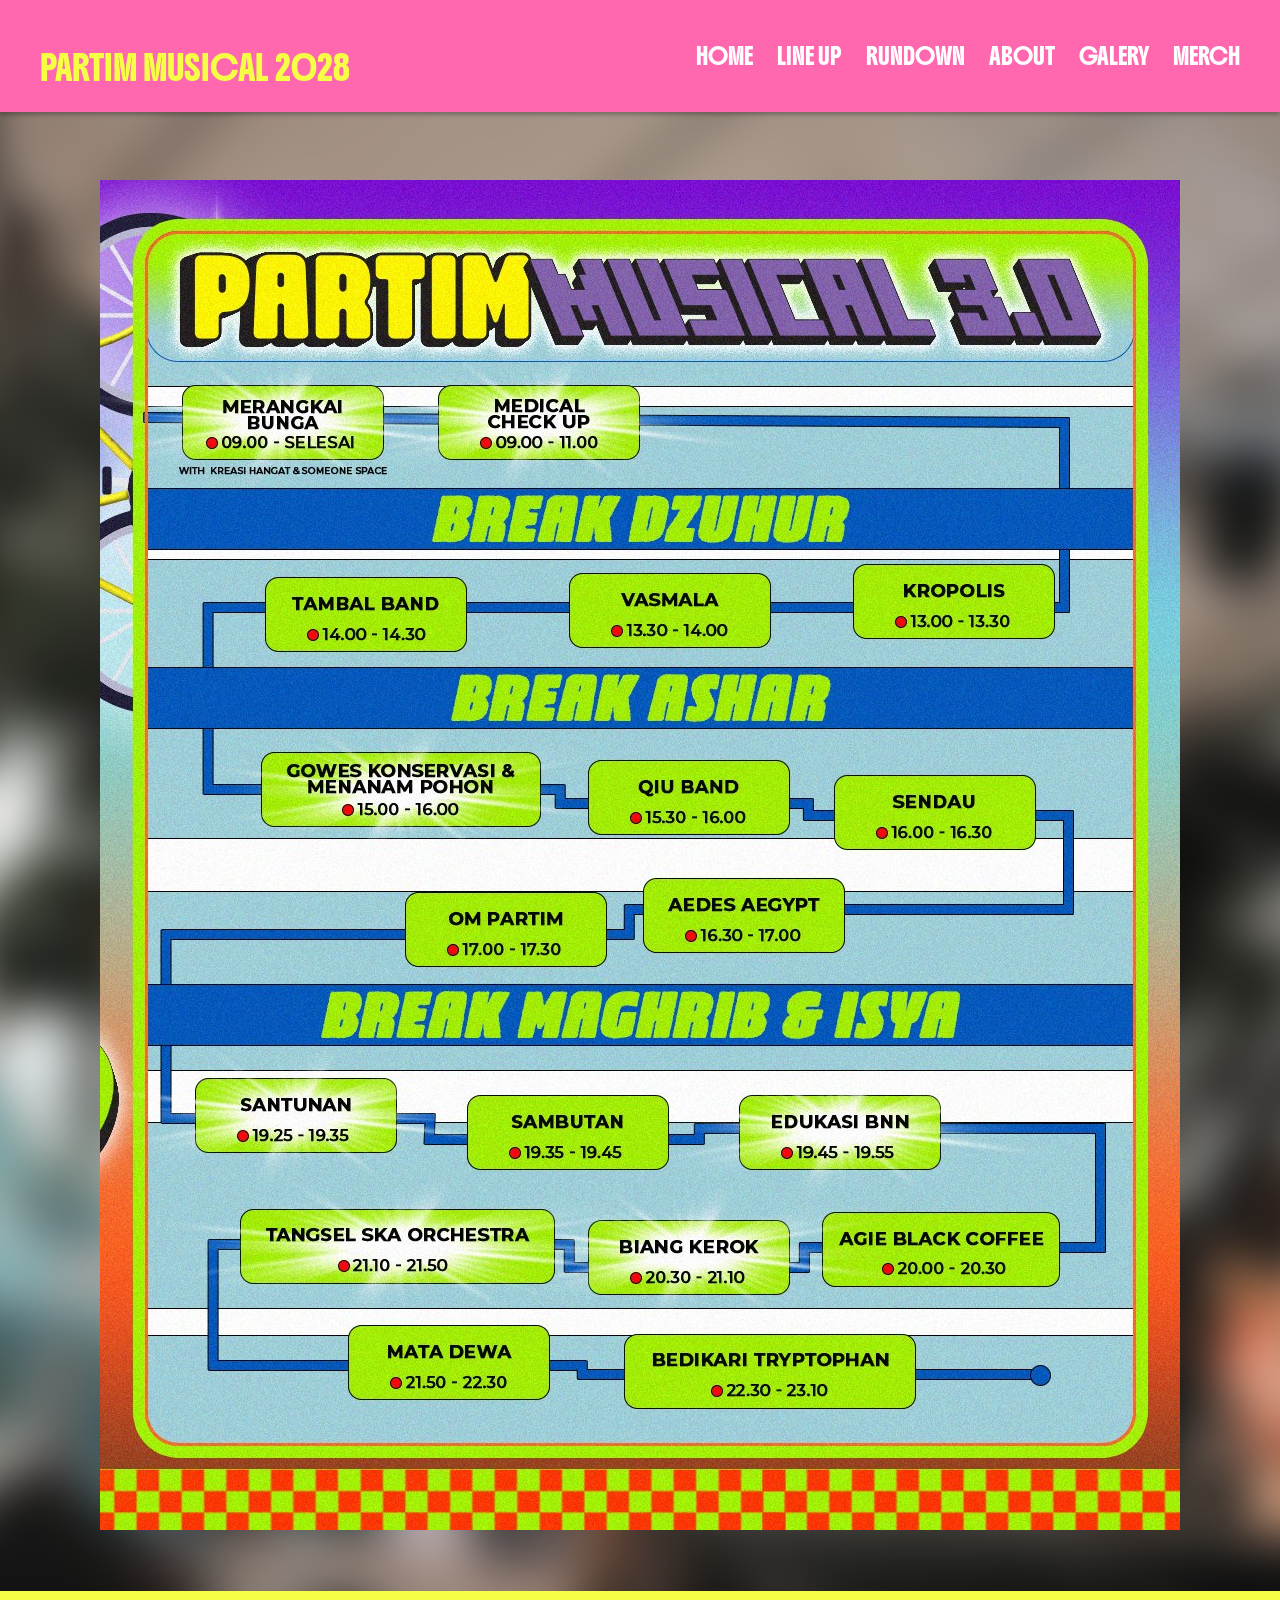
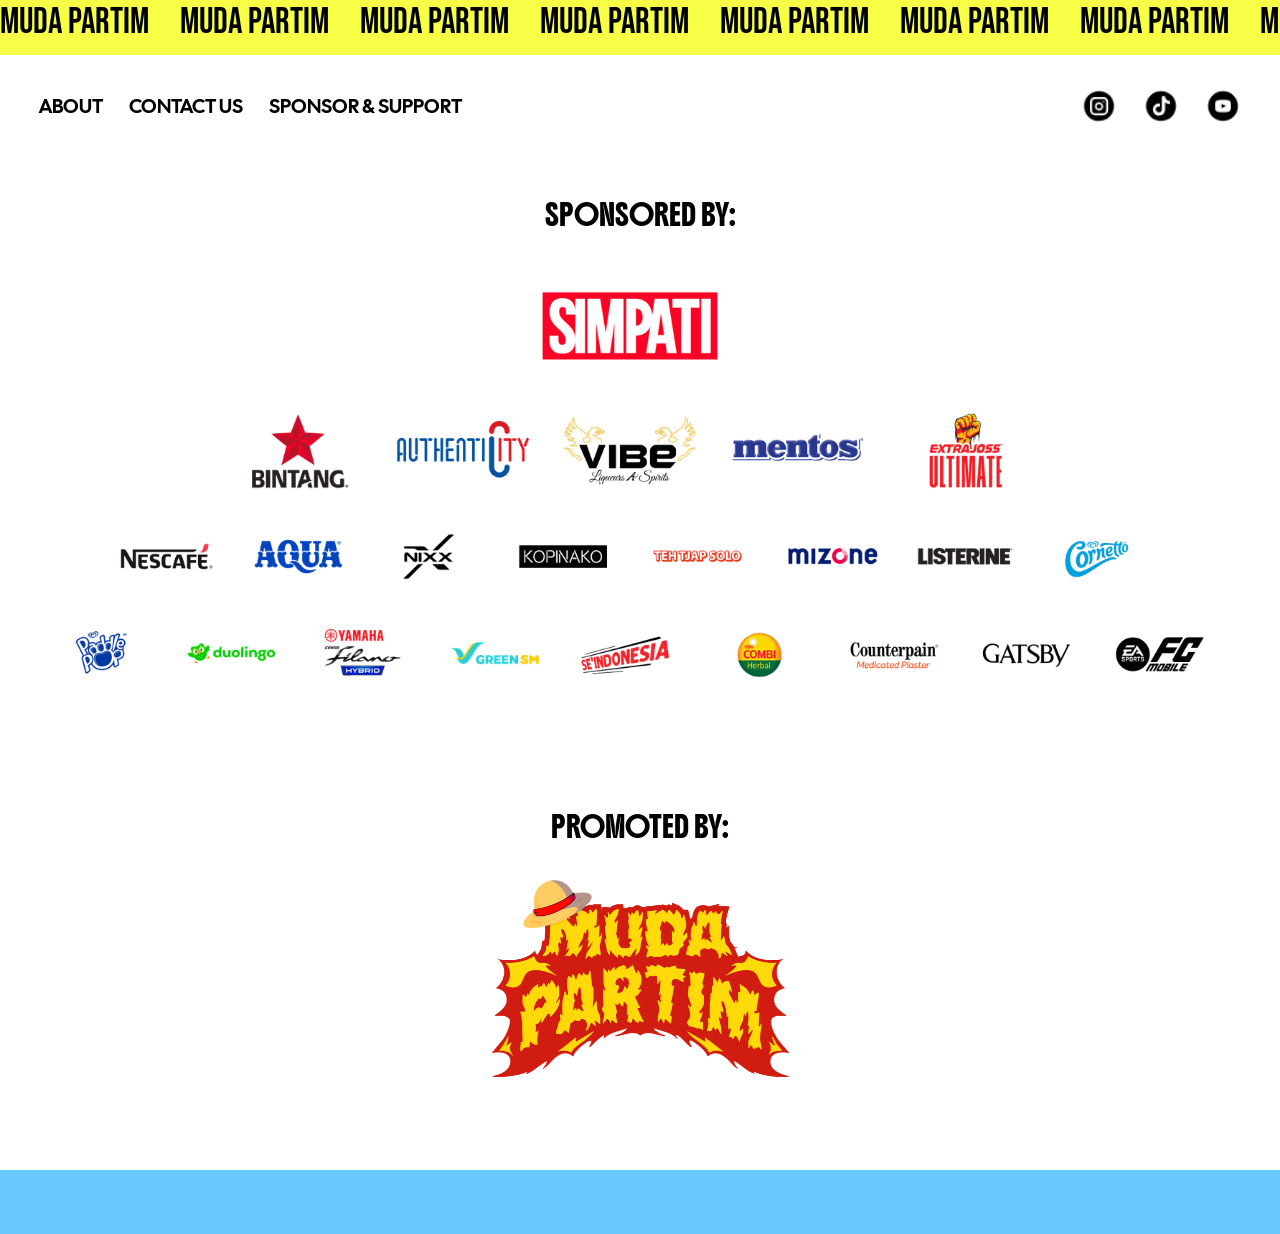
<file: Rapli-Rundown/index.html>
<!DOCTYPE html>
<!-- PENANGGUNG JAWAB HALAMAN: Rapli | Halaman: Rundown | Folder: Rapli-Rundown/ -->
<html lang="id">
<head>
  <meta charset="utf-8">
  <meta name="viewport" content="width=device-width, initial-scale=1">
  <meta name="theme-color" content="#ff67ae">
  <title>PARTIM MUSICAL — Rundown</title>
  <link rel="preconnect" href="https://fonts.googleapis.com">
  <link rel="preconnect" href="https://fonts.gstatic.com" crossorigin>
  <link href="https://fonts.googleapis.com/css2?family=Bebas+Neue&family=Boldonse&family=Cal+Sans&family=Gasoek+One&display=swap" rel="stylesheet">
  <link rel="stylesheet" href="../style.css">
</head>

<!-- Warna latar halaman: ubah kode warna di bawah (contoh #ffffff = putih) -->
<body style="background:#ffffff">

<!-- ================= HEADER & MENU =================
     Nama acara / logo: ubah teks "PARTIM MUSICAL 2028" di bawah.
     Menu sama di semua halaman. Kalau menambah menu baru, ubah di semua file.
-->
<header class="hdr">
  <div class="hdr-in">
    <a class="brand" href="../Adi-Home/index.html"><small></small><b>PARTIM MUSICAL 2028</b></a>
    <button class="burger" aria-label="Menu" aria-expanded="false"><i></i><i></i><i></i></button>
    <nav class="nav">
      <a href="../Adi-Home/index.html">HOME</a>
      <a href="../Parly-LineUp/index.html">LINE UP</a>
      <a href="../Rapli-Rundown/index.html" aria-current="page">RUNDOWN</a>
      <a href="../Rizkiy-About/index.html">ABOUT</a>
      <a href="../Adimulyono-Galery/index.html">GALERY</a>
      <a href="../Alinda-Merch/index.html">MERCH</a>
    </nav>
  </div>
</header>

<main>

  <!-- ================= POSTER RUNDOWN ================= -->
  <section class="rd">

    <!-- LATAR BURAM: ubah gambar di url(...) dan tingkat blur -->
    <div class="rd-bg" style="background-image:url(../img/6ad7db44.jpg);filter:blur(25px)"></div>

    <!-- POSTER RUNDOWN: gambar utama -->
    <img class="rd-p" src="../img/ebb5ee1b.jpg" alt="Rundown Partim Musical">

  </section>

  <!-- ================= PITA TEKS BERJALAN =================
       Ganti teks "muda partim" di semua <span> (Cari & Ganti / Ctrl+H).
       Warna: background = latar, color = huruf. Teks diulang 34x agar tidak putus. -->
  <div class="mq l" style="background:#f6ff45;color:#000" aria-hidden="true"><div class="t">
    <span>muda partim</span><span>muda partim</span><span>muda partim</span><span>muda partim</span><span>muda partim</span><span>muda partim</span><span>muda partim</span>
    <span>muda partim</span><span>muda partim</span><span>muda partim</span><span>muda partim</span><span>muda partim</span><span>muda partim</span><span>muda partim</span>
    <span>muda partim</span><span>muda partim</span><span>muda partim</span><span>muda partim</span><span>muda partim</span><span>muda partim</span><span>muda partim</span>
    <span>muda partim</span><span>muda partim</span><span>muda partim</span><span>muda partim</span><span>muda partim</span><span>muda partim</span><span>muda partim</span>
    <span>muda partim</span><span>muda partim</span><span>muda partim</span><span>muda partim</span><span>muda partim</span><span>muda partim</span>
  </div></div>

</main>

<!-- ================= FOOTER =================
     Link footer & media sosial: ganti tanda  #  dengan alamat tujuan,
     contoh  href="https://instagram.com/akun_anda"
     Logo sponsor & promotor: timpa file di folder img/ (nama file sama).
-->
<footer class="ft">
  <div class="ft-top">
    <div class="ft-l">
      <a href="../Rizkiy-About/index.html">ABOUT</a>
      <a href="#">CONTACT US</a><!-- ganti # dengan link kontak, misal https://wa.me/62xxxxxxxxxx -->
      <a href="#">SPONSOR &amp; SUPPORT</a><!-- ganti # dengan link sponsor -->
    </div>
    <div class="ft-s">
      <a href="#"><img src="../img/a98fd233.png" alt="Instagram"></a><!-- ganti # dengan link Instagram -->
      <a href="#"><img src="../img/fbf74afa.png" alt="TikTok"></a><!-- ganti # dengan link TikTok -->
      <a href="#"><img src="../img/1cc841e3.png" alt="YouTube"></a><!-- ganti # dengan link YouTube -->
    </div>
  </div>

  <p class="lb">SPONSORED BY:</p>
  <img class="sp" src="../img/c2518e36.png" alt="Sponsor" loading="lazy"><!-- gambar logo sponsor -->

  <p class="lb lb2">PROMOTED BY:</p>
  <img class="mu" src="../img/17ef7364.png" alt="Muda Partim" loading="lazy"><!-- gambar logo promotor -->

  <div class="bar"></div>
</footer>

<script src="../main.js"></script>
</body>
</html>
</file>
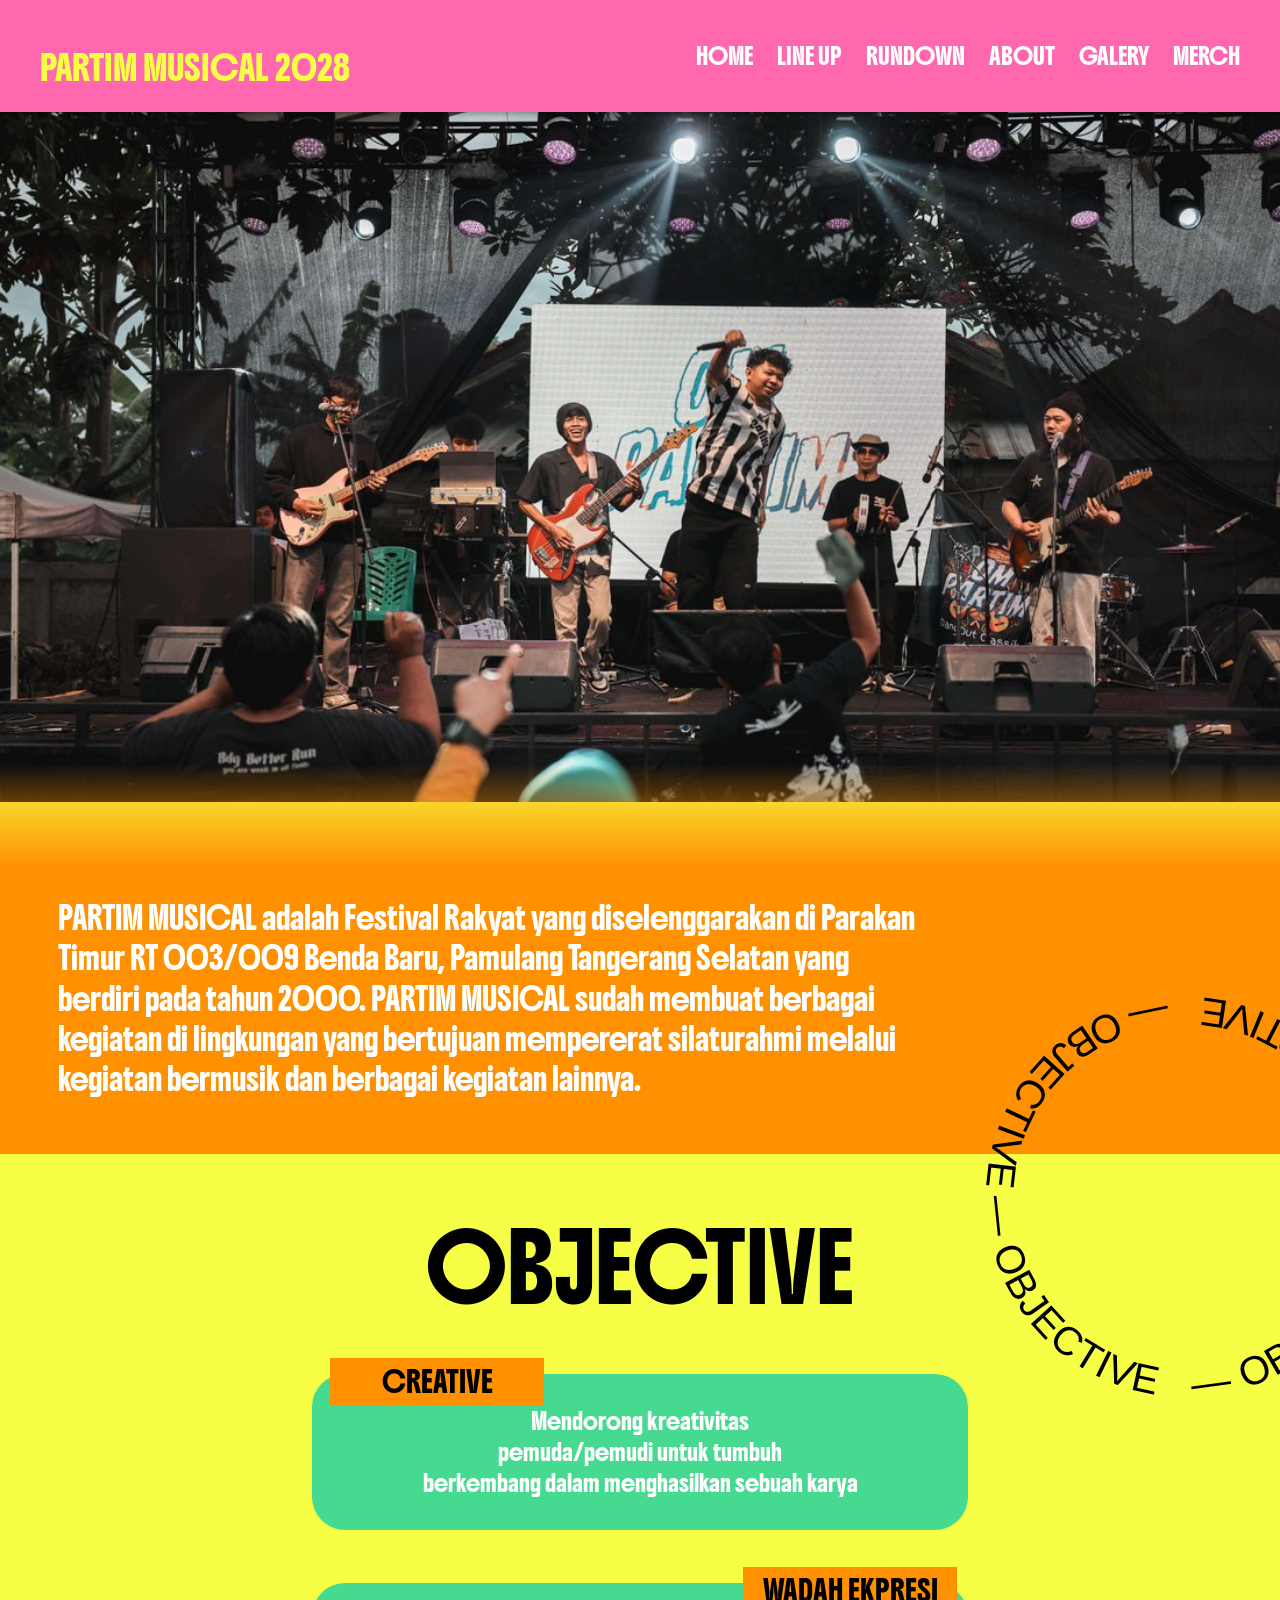
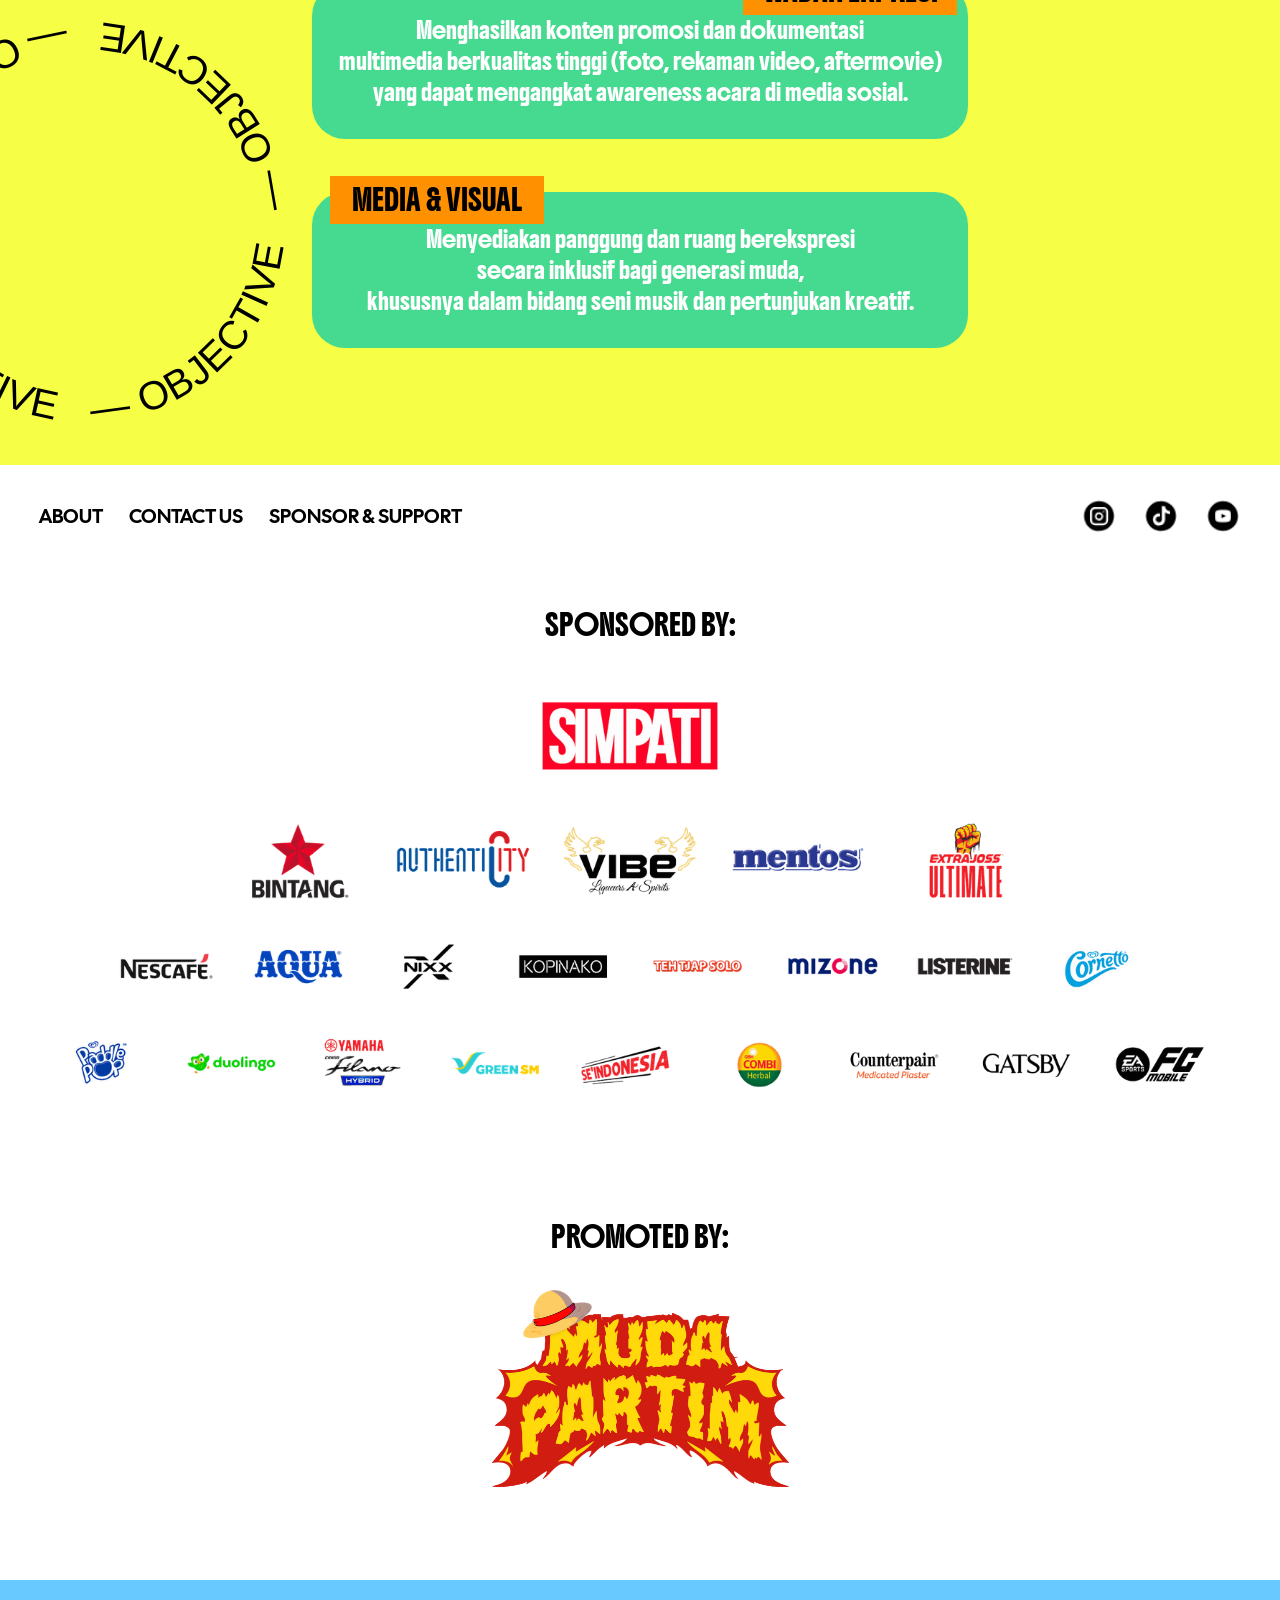
<file: Rizkiy-About/index.html>
<!DOCTYPE html>
<!-- PENANGGUNG JAWAB HALAMAN: Rizkiy | Halaman: About | Folder: Rizkiy-About/ -->
<html lang="id">
<head>
  <meta charset="utf-8">
  <meta name="viewport" content="width=device-width, initial-scale=1">
  <meta name="theme-color" content="#ff67ae">
  <title>PARTIM MUSICAL — About</title>
  <link rel="preconnect" href="https://fonts.googleapis.com">
  <link rel="preconnect" href="https://fonts.gstatic.com" crossorigin>
  <link href="https://fonts.googleapis.com/css2?family=Bebas+Neue&family=Boldonse&family=Cal+Sans&family=Gasoek+One&display=swap" rel="stylesheet">
  <link rel="stylesheet" href="../style.css">
</head>

<!-- Warna latar halaman: ubah kode warna di bawah (contoh #f6ff45 = kuning) -->
<body style="background:#f6ff45">

<!-- ================= HEADER & MENU =================
     Nama acara / logo: ubah teks "PARTIM MUSICAL 2028" di bawah.
     Menu sama di semua halaman. Kalau menambah menu baru, ubah di semua file.
-->
<header class="hdr">
  <div class="hdr-in">
    <a class="brand" href="../Adi-Home/index.html"><small></small><b>PARTIM MUSICAL 2028</b></a>
    <button class="burger" aria-label="Menu" aria-expanded="false"><i></i><i></i><i></i></button>
    <nav class="nav">
      <a href="../Adi-Home/index.html">HOME</a>
      <a href="../Parly-LineUp/index.html">LINE UP</a>
      <a href="../Rapli-Rundown/index.html">RUNDOWN</a>
      <a href="../Rizkiy-About/index.html" aria-current="page">ABOUT</a>
      <a href="../Adimulyono-Galery/index.html">GALERY</a>
      <a href="../Alinda-Merch/index.html">MERCH</a>
    </nav>
  </div>
</header>

<main>

  <!-- ================= FOTO BANNER ================= -->
  <section class="ab-h">
    <img src="../img/90385a2a.jpg" alt="Partim Musical">
  </section>

  <!-- ================= PROFIL (bagian oren) ================= -->
  <section class="ab-o">
    <div class="ab-in">

      <!-- TEKS PROFIL: ubah isi paragraf di bawah -->
      <p class="ab-p" style="line-height:40.3px">PARTIM MUSICAL adalah Festival Rakyat yang diselenggarakan di
Parakan Timur RT 003/009 Benda Baru, Pamulang Tangerang Selatan
yang berdiri pada tahun 2000. PARTIM MUSICAL sudah membuat
berbagai kegiatan di lingkungan yang bertujuan mempererat silaturahmi
melalui kegiatan bermusik dan berbagai kegiatan lainnya.</p>

      <!-- teks melingkar 1: ubah data-text -->
      <div class="cir c1"><div class="atext" data-text="— OBJECTIVE" data-size="200"></div></div>

    </div>
  </section>

  <!-- ================= OBJECTIVE (bagian bawah) ================= -->
  <section class="ab-b">

    <!-- JUDUL BAGIAN -->
    <h2>OBJECTIVE</h2>

    <div class="ocs">

      <!-- ===== KOTAK 1 ===== -->
      <div class="oc">
        <span class="tag l">CREATIVE</span><!-- label oren (kiri) -->
        <div class="ocb">Mendorong kreativitas
pemuda/pemudi untuk tumbuh
berkembang dalam menghasilkan sebuah karya</div>
      </div>

      <!-- ===== KOTAK 2 ===== -->
      <div class="oc">
        <span class="tag r">WADAH EKPRESI</span><!-- label oren (kanan) -->
        <div class="ocb">Menghasilkan konten promosi dan dokumentasi
multimedia berkualitas tinggi (foto, rekaman video, aftermovie)
yang dapat mengangkat awareness acara di media sosial.</div>
      </div>

      <!-- ===== KOTAK 3 ===== -->
      <div class="oc">
        <span class="tag l">MEDIA &amp; VISUAL</span><!-- label oren (kiri); tulis & sebagai &amp; -->
        <div class="ocb">Menyediakan panggung dan ruang berekspresi
secara inklusif bagi generasi muda,
khususnya dalam bidang seni musik dan pertunjukan kreatif.</div>
      </div>

    </div>

    <!-- teks melingkar 2: ubah data-text -->
    <div class="cir c2"><div class="atext" data-text="— OBJECTIVE" data-size="200"></div></div>

  </section>
</main>

<!-- ================= FOOTER =================
     Link footer & media sosial: ganti tanda  #  dengan alamat tujuan,
     contoh  href="https://instagram.com/akun_anda"
     Logo sponsor & promotor: timpa file di folder img/ (nama file sama).
-->
<footer class="ft">
  <div class="ft-top">
    <div class="ft-l">
      <a href="../Rizkiy-About/index.html">ABOUT</a>
      <a href="#">CONTACT US</a><!-- ganti # dengan link kontak, misal https://wa.me/62xxxxxxxxxx -->
      <a href="#">SPONSOR &amp; SUPPORT</a><!-- ganti # dengan link sponsor -->
    </div>
    <div class="ft-s">
      <a href="#"><img src="../img/a98fd233.png" alt="Instagram"></a><!-- ganti # dengan link Instagram -->
      <a href="#"><img src="../img/fbf74afa.png" alt="TikTok"></a><!-- ganti # dengan link TikTok -->
      <a href="#"><img src="../img/1cc841e3.png" alt="YouTube"></a><!-- ganti # dengan link YouTube -->
    </div>
  </div>

  <p class="lb">SPONSORED BY:</p>
  <img class="sp" src="../img/c2518e36.png" alt="Sponsor" loading="lazy"><!-- gambar logo sponsor -->

  <p class="lb lb2">PROMOTED BY:</p>
  <img class="mu" src="../img/17ef7364.png" alt="Muda Partim" loading="lazy"><!-- gambar logo promotor -->

  <div class="bar"></div>
</footer>

<script src="../main.js"></script>
</body>
</html>
</file>
<file: style.css>
:root{--y:#f6ff45;--p:#ff67ae;--b:#67c9ff;--o:#ff9000;--g:#46da90;--ease:cubic-bezier(.215,.61,.355,1)}
*{box-sizing:border-box}
html{scroll-behavior:smooth;overflow-x:hidden}
body{margin:0;padding-top:112px;font-family:'Cal Sans',sans-serif;overflow-x:hidden}
img{display:block;max-width:100%;height:auto}
a{color:inherit;text-decoration:none}
/* ---------- header (fixed, full width) ---------- */
.hdr{position:fixed;top:0;left:0;right:0;height:112px;background:var(--p);box-shadow:0 3px 4px rgba(0,0,0,.25);z-index:100}
.hdr-in{max-width:1400px;height:100%;margin:0 auto;padding:0 76px;display:flex;align-items:center;justify-content:space-between}
.brand{text-align:center;font-family:Boldonse,sans-serif;color:var(--y)}
.brand small{display:block;font-size:15px;line-height:29px;height:23px}
.brand b{display:block;font-weight:400;font-size:24px;line-height:46px;white-space:nowrap}
.nav{display:flex;gap:52px}
.nav a{font-family:Boldonse,sans-serif;font-size:20px;line-height:38px;color:#fff;transition:transform .3s var(--ease)}
.nav a:hover{transform:scale(1.2) rotate(-3.6deg)}
.burger{display:none;background:none;border:0;padding:8px;cursor:pointer}
.burger i{display:block;width:26px;height:3px;background:#fff;margin:5px 0;border-radius:2px;transition:.3s}
/* ---------- marquee ---------- */
.mq{height:64px;overflow:hidden;font-family:'Bebas Neue',sans-serif;font-size:36px;line-height:64px;white-space:nowrap}
.mq .t{display:flex;width:max-content}
.mq span{flex:none;width:180px;text-transform:uppercase}
.mq.l .t{animation:mql 1.667s linear infinite}
.mq.r .t{animation:mqr 1.667s linear infinite}
@keyframes mql{to{transform:translateX(-180px)}}
@keyframes mqr{from{transform:translateX(-180px)}to{transform:translateX(0)}}
/* ---------- home ---------- */
.hero{position:relative;height:904px;overflow:hidden;background:var(--y)}
.hero .tr{position:absolute;top:365px;width:827px;max-width:60vw}
.tr.l{left:0}.tr.r{right:0;transform:scaleX(-1)}
.poster{position:relative;width:996px;max-width:92vw;margin:74px auto 0}
.cd{position:relative;display:flex;justify-content:center;gap:68px;margin-top:51px}
.cd>div{text-align:center}
.cd .l{font-family:'Gasoek One',sans-serif;font-size:32px;line-height:46px;color:var(--p)}
.cd .n{font-family:'Bebas Neue',sans-serif;font-size:64px;line-height:77px;color:#000}
.or{height:341px;background:var(--o)}
.gr{background:var(--g);padding-top:57px;overflow:hidden}
.gr-row{max-width:1280px;margin:0 auto;display:flex;justify-content:space-between;align-items:flex-start;padding:0 55px}
.gr-row .cir{margin-top:46px}
.balloon{width:671px;max-width:100%}
.map{max-width:1600px;margin:57px auto 0;display:flex;box-shadow:0 4px 4px rgba(0,0,0,.25)}
.map img{width:33.334%}
.cir{width:250px;height:250px;flex:none;display:flex;align-items:center;justify-content:center}
.atext svg{display:block;overflow:hidden}
/* ---------- footer ---------- */
.ft{background:#fff;text-align:center;padding-top:33px}
.ft-top{max-width:1280px;margin:0 auto;padding:0 39px;display:flex;justify-content:space-between;align-items:center}
.ft-l{display:flex;gap:26px;font-size:20px;line-height:26px}
.ft-l a:hover{text-decoration:underline}
.ft-s{display:flex;gap:26px}.ft-s img{width:36px;height:36px;transition:transform .3s var(--ease)}.ft-s a:hover img{transform:scale(1.25) rotate(-6deg)}
.lb{font-family:Boldonse,sans-serif;font-size:20px;line-height:38px;margin:72px 0 49px;position:relative;z-index:1}
.lb2{margin:110px 0 0}
.sp{width:1148px;max-width:92%;margin:0 auto}
.mu{width:353px;max-width:70%;margin:-30px auto 0}
.bar{height:64px;background:var(--b);margin-top:1px}
/* ---------- line up ---------- */
.lu-g{display:grid;grid-template-columns:repeat(2,440px);gap:0 96px;justify-content:center;padding:112px 0 80px}
.lu{margin-bottom:60px;text-align:center}
.card{background:var(--y);border-radius:32px;aspect-ratio:440/265;padding:11px 38px;transition:transform .3s var(--ease)}
.card img{width:100%;height:100%;object-fit:cover;border-radius:24px}
.lu:hover .card{transform:translateY(-6px) rotate(-1.5deg)}
.lu p{font-family:Boldonse,sans-serif;font-size:20px;line-height:38px;margin:25px 0 0}
/* ---------- rundown ---------- */
.rd{position:relative;overflow:hidden;padding:68px 0 61px}
.rd-bg{position:absolute;inset:-60px;background-size:cover;background-position:center}
.rd-p{position:relative;width:1080px;max-width:92vw;margin:0 auto}
/* ---------- about ---------- */
.ab-h img{width:100%;height:690px;object-fit:cover}
.ab-o{background:linear-gradient(to bottom,rgba(255,144,0,0) 0,var(--o) 103px);margin-top:-38px;padding:134px 0 55px;position:relative}
.ab-in{max-width:1280px;margin:0 auto;padding:0 58px;position:relative}
.ab-p{color:#fff;font-family:Boldonse,sans-serif;font-size:21px;max-width:871px;margin:0}
.ab-in .cir{position:absolute;left:calc(100% - 342px - 0px);top:51px;width:495px;height:495px;z-index:2;pointer-events:none}
.ab-b{position:relative;max-width:1280px;margin:0 auto;padding:53px 0 80px}
.ab-b h2{font-family:Boldonse,sans-serif;font-size:64px;line-height:123px;font-weight:400;text-align:center;margin:0 0 28px}
.ocs{width:656px;max-width:92vw;margin:0 auto}
.oc{position:relative;padding-top:16px;margin-bottom:37px}
.ocb{background:var(--g);border-radius:33px;min-height:156px;padding:30px 24px;color:#fff;font-family:Boldonse,sans-serif;font-size:16px;line-height:31px;text-align:center;white-space:pre-line;display:flex;align-items:center;justify-content:center;transition:transform .3s var(--ease)}
.oc:hover .ocb{transform:scale(1.02)}
.tag{position:absolute;top:0;width:214px;height:48px;background:var(--o);font-family:Boldonse,sans-serif;font-size:20px;line-height:48px;text-align:center;z-index:1;white-space:nowrap}
.tag.l{left:18px}.tag.r{right:11px}
.ab-b .c2{position:absolute;left:-163px;top:420px;width:495px;height:495px;z-index:2;pointer-events:none}
/* ---------- gallery ---------- */
.ga{max-width:1200px;margin:0 auto;padding:73px 24px 100px}
.ga h1{font-family:Boldonse,sans-serif;font-weight:400;font-size:64px;line-height:123px;color:#fff;text-align:center;margin:0 0 54px;text-shadow:4px 4px 0 rgba(0,0,0,.22)}
.gal{display:flex;flex-direction:column;gap:30px}
.row3,.row2,.row3b{display:grid;gap:26px}
.row3{grid-template-columns:repeat(3,1fr)}.row2{grid-template-columns:repeat(2,1fr)}.row3b{grid-template-columns:1.5fr 1fr 1.5fr}
.ph{display:block;overflow:hidden;border:6px solid #fff;border-radius:22px;box-shadow:8px 8px 0 #000;background:#fff;cursor:zoom-in;transition:transform .35s var(--ease),box-shadow .35s var(--ease)}
.ph img{width:100%;height:100%;object-fit:cover;aspect-ratio:3/2;transition:transform .6s var(--ease)}
.ph.s img{aspect-ratio:1/1}
.r0{transform:rotate(-1.6deg)}.r1{transform:rotate(1.2deg)}.r2{transform:rotate(-.8deg)}.r3{transform:rotate(1.8deg)}
.ph:hover{transform:rotate(0) scale(1.04) translateY(-4px);box-shadow:12px 12px 0 var(--p);z-index:2}
.ph:hover img{transform:scale(1.08)}
.lbx{position:fixed;inset:0;background:rgba(0,0,0,.88);z-index:200;display:flex;align-items:center;justify-content:center;cursor:zoom-out;animation:fade .25s}
.lbx img{max-width:94vw;max-height:90vh;border:6px solid #fff;border-radius:18px;box-shadow:0 0 0 6px var(--p)}
@keyframes fade{from{opacity:0}}
/* ---------- merch ---------- */
.mc{max-width:1280px;margin:0 auto;padding:38px 24px 90px;text-align:center}
.mc h1{font-family:Boldonse,sans-serif;font-weight:400;font-size:64px;line-height:123px;color:#fff;margin:0;text-shadow:4px 4px 0 rgba(0,0,0,.22)}
.mc .sub{font-family:Boldonse,sans-serif;font-size:20px;line-height:38px;margin:4px 0 44px}
.mc-g{display:grid;grid-template-columns:repeat(2,minmax(0,500px));gap:0 60px;justify-content:center}
.mi{background:var(--y);border-radius:32px;padding:16px 16px 24px;box-shadow:0 4px 4px rgba(0,0,0,.25);transition:transform .3s var(--ease)}
.mi:hover{transform:translateY(-8px) rotate(-1deg)}
.mi .pic{border-radius:24px;overflow:hidden;aspect-ratio:4/5}
.mi .pic img{width:100%;height:100%;object-fit:cover;transition:transform .3s var(--ease)}
.mi:hover .pic img{transform:scale(1.08)}
.mi h2{font-family:Boldonse,sans-serif;font-weight:400;font-size:18px;line-height:38px;margin:20px 0 12px}
.mi .pr{display:inline-block;background:var(--p);color:#fff;font-family:'Gasoek One',sans-serif;font-size:32px;line-height:64px;padding:0 44px;border-radius:33px}
.mi.g .pr{background:var(--g)}
.sz{display:flex;justify-content:center;flex-wrap:wrap;gap:8px 12px;margin-top:16px}
.sz span{background:var(--o);border-radius:24px;font-family:Boldonse,sans-serif;font-size:13px;line-height:44px;padding:0 20px}
/* ---------- menu muat 6 item ---------- */
@media(max-width:1300px){.hdr-in{padding:0 40px}.nav{gap:24px}.nav a{font-size:16px}}
@media(max-width:1000px){.hdr-in{padding:0 24px}.brand b{font-size:18px}.nav{gap:16px}}
/* ---------- mobile ---------- */
@media(max-width:900px){
 body{padding-top:68px}
 .hdr{height:68px}.hdr-in{padding:0 18px}
 .brand small{font-size:10px;line-height:18px;height:14px}.brand b{font-size:15px;line-height:28px}
 .burger{display:block}
 .nav{position:fixed;top:68px;left:0;right:0;background:var(--p);flex-direction:column;gap:0;padding:6px 0 14px;box-shadow:0 6px 8px rgba(0,0,0,.25);transform:translateY(-130%);transition:transform .35s var(--ease);z-index:-1}
 .hdr.open .nav{transform:none}
 .nav a{font-size:17px;line-height:52px;text-align:center}
 .hdr.open .burger i:nth-child(1){transform:translateY(8px) rotate(45deg)}.hdr.open .burger i:nth-child(2){opacity:0}.hdr.open .burger i:nth-child(3){transform:translateY(-8px) rotate(-45deg)}
 .mq{height:44px;font-size:26px;line-height:44px}.mq span{width:130px}
 @keyframes mql{to{transform:translateX(-130px)}}@keyframes mqr{from{transform:translateX(-130px)}to{transform:translateX(0)}}
 .hero{height:auto;padding-bottom:calc(28vw + 24px)}
 .hero .tr{top:auto;bottom:0;width:50vw}
 .poster{margin-top:22px}
 .cd{gap:20px;margin-top:20px}.cd .l{font-size:13px;line-height:20px}.cd .n{font-size:42px;line-height:48px}
 .or{height:150px}
 .gr{padding-top:28px}.gr-row{flex-wrap:wrap;justify-content:center;gap:10px;padding:0 12px}
 .balloon{order:-1;width:100%}.gr-row .cir{margin-top:0;width:150px;height:150px}
 .cir .atext svg{width:150px!important;height:150px!important}
 .map{margin-top:28px}
 .ft{padding-top:22px}.ft-top{flex-direction:column;gap:16px;padding:0 16px}.ft-l{flex-wrap:wrap;justify-content:center;gap:8px 18px;font-size:16px}
 .lb{font-size:14px;margin:36px 0 20px}.lb2{margin-top:40px}.mu{max-width:60%}
 .lu-g{grid-template-columns:min(440px,88vw);gap:0;padding:34px 0 30px}.lu{margin-bottom:34px}
 .card{padding:2.5% 8.6%}.lu p{font-size:14px;margin-top:14px;line-height:24px}
 .rd{padding:24px 0}.rd-bg{inset:-30px}
 .ab-h img{height:auto;aspect-ratio:1280/690}
 .ab-o{margin-top:-20px;padding:60px 0 28px}.ab-in{padding:0 18px}.ab-p{font-size:12px}
 .ab-in .cir{position:static;width:100%;height:auto;margin:20px auto 0}.ab-in .cir .atext svg{width:220px!important;height:220px!important}
 .ab-b{padding:24px 0 30px}.ab-b h2{font-size:28px;line-height:60px;margin-bottom:12px}
 .ocb{font-size:11px;line-height:20px;padding:26px 14px 20px;min-height:120px;border-radius:24px}
 .tag{width:150px;font-size:12px;height:34px;line-height:34px}.tag.l{left:12px}.tag.r{right:8px}
 .ab-b .c2{display:none}
 .ga{padding:28px 14px 60px}.ga h1{font-size:22px;line-height:40px;margin-bottom:24px}
 .gal{gap:18px}.row3,.row2,.row3b{gap:14px}
 .row3,.row3b{grid-template-columns:1fr 1fr}.row3>.ph:first-child,.row3b>.ph:first-child{grid-column:1/-1}
 .row3b>.ph.s{grid-column:auto}
 .ph{border-width:4px;border-radius:14px;box-shadow:5px 5px 0 #000}
 .mc{padding:20px 14px 50px}.mc h1{font-size:22px;line-height:40px}.mc .sub{font-size:11px;line-height:22px;margin-bottom:22px}
 .mc-g{grid-template-columns:minmax(0,500px);gap:24px 0}.mi h2{font-size:14px;margin-top:16px}.mi .pr{font-size:24px;line-height:50px;padding:0 32px}.sz span{font-size:11px;line-height:36px;padding:0 14px}
}
@media(max-width:900px) and (min-width:700px){.hero .tr{width:44vw}}
@media(prefers-reduced-motion:reduce){.mq .t,.spin{animation:none}}
</file>
